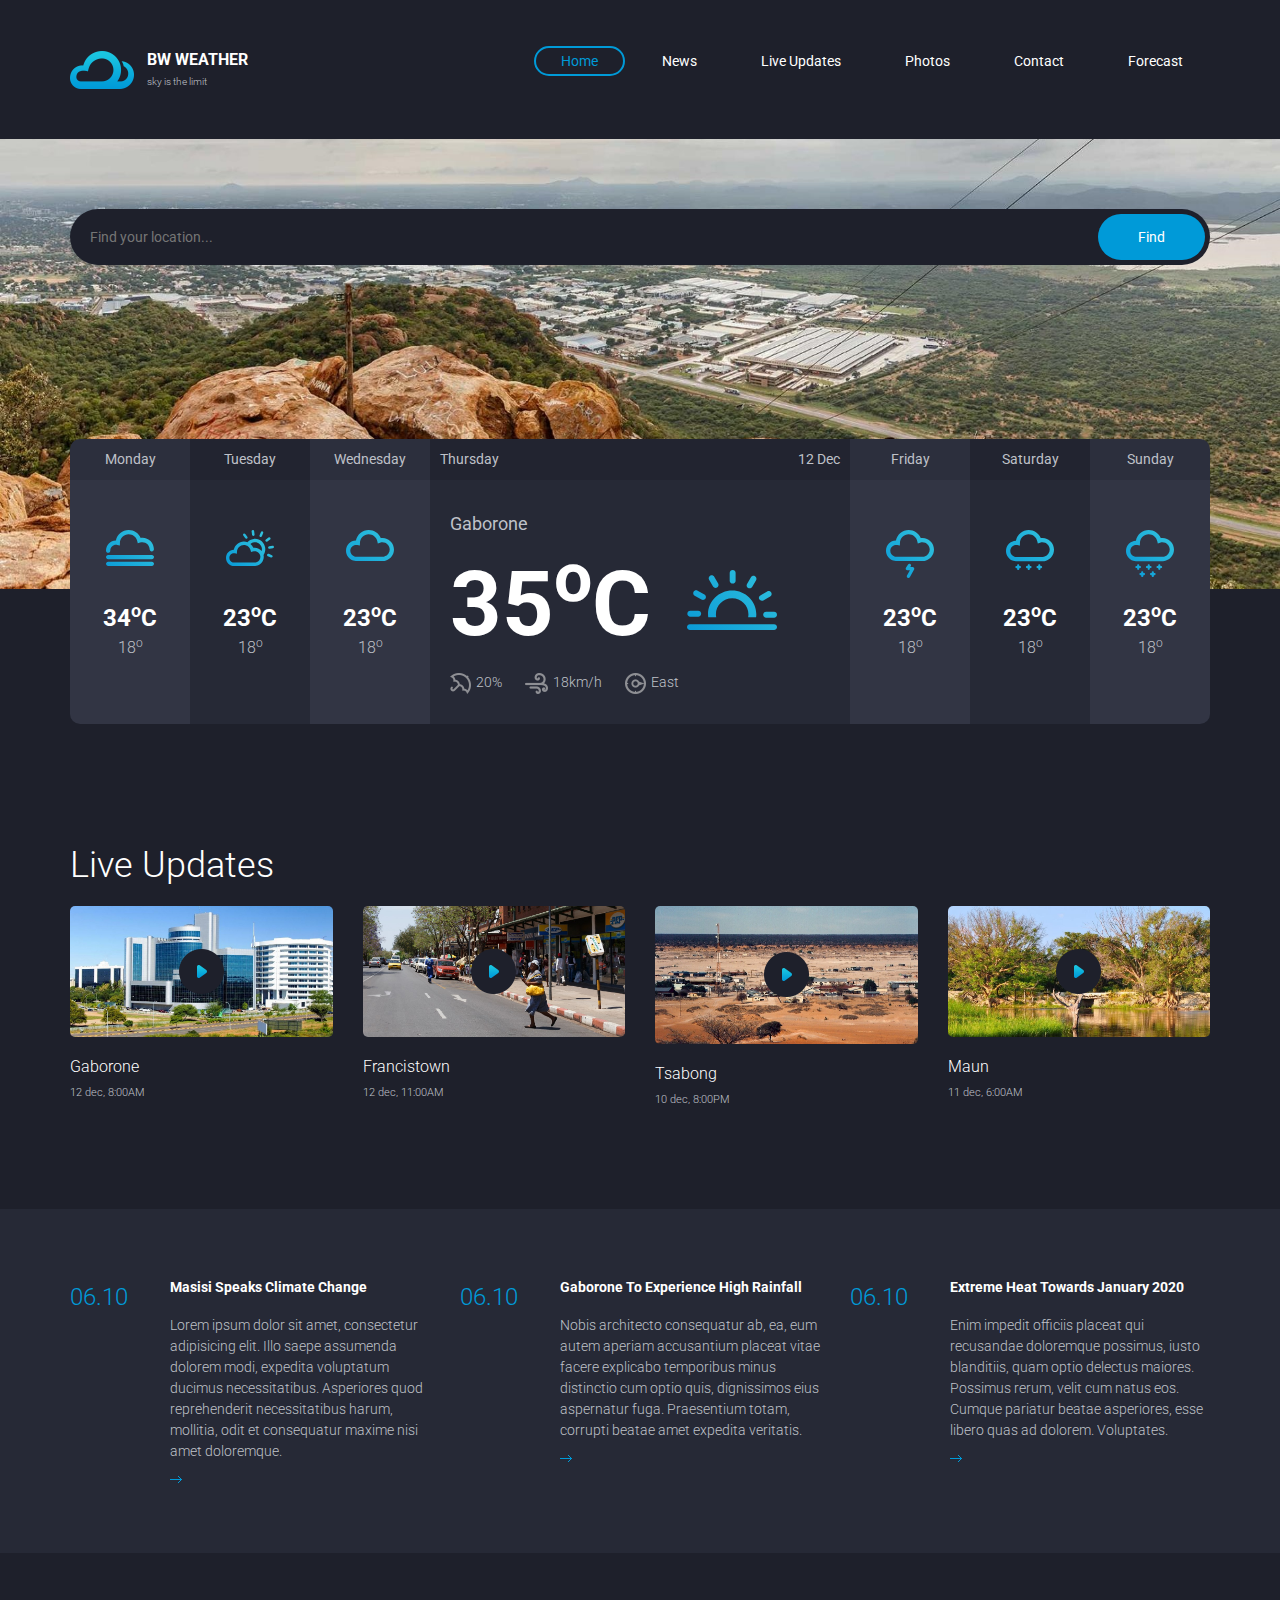
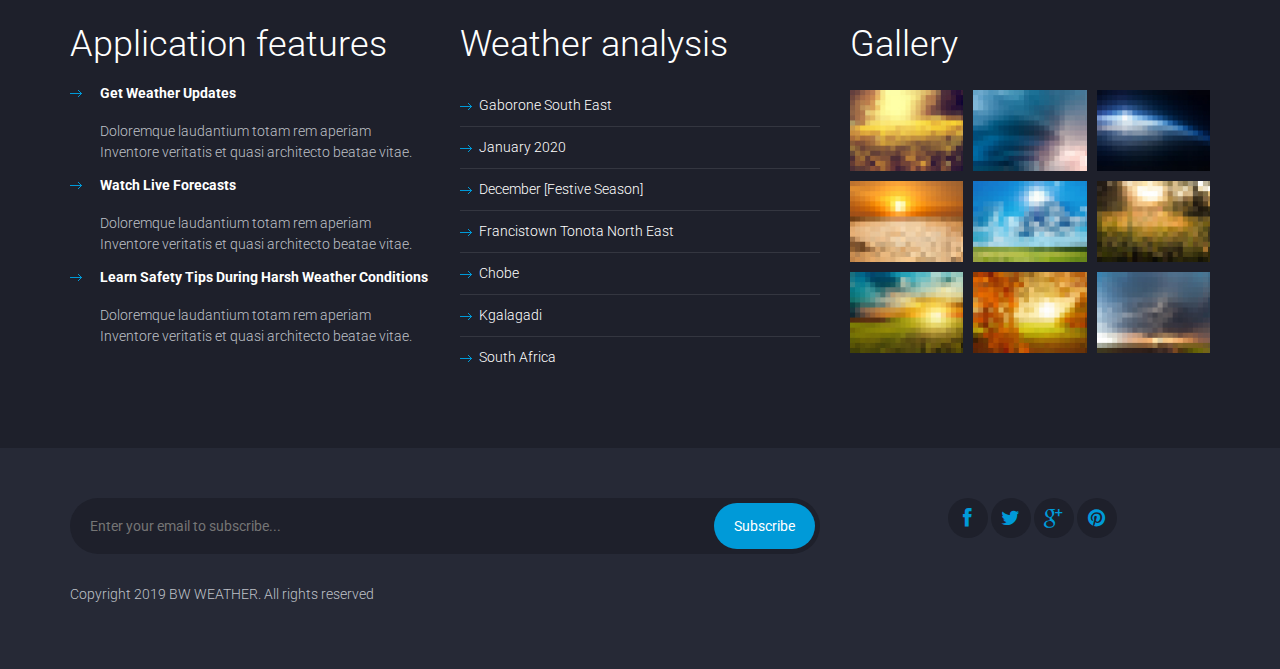
<file: index.html>
<!DOCTYPE html>
<html lang="en">
	<head>
		<meta charset="UTF-8">
		<meta http-equiv="X-UA-Compatible" content="IE=edge">
		<meta name="viewport" content="width=device-width, initial-scale=1.0,maximum-scale=1">
		
		<title>BW WEATHER HOME</title>

		<!-- Loading third party fonts -->
		<link href="http://fonts.googleapis.com/css?family=Roboto:300,400,700|" rel="stylesheet" type="text/css">
		<link href="fonts/font-awesome.min.css" rel="stylesheet" type="text/css">

		<!-- Loading main css file -->
		<link rel="stylesheet" href="style.css">
		
		<!--[if lt IE 9]>
		<script src="js/ie-support/html5.js"></script>
		<script src="js/ie-support/respond.js"></script>
		<![endif]-->

	</head>


	<body>
		
		<div class="site-content">
			<div class="site-header">
				<div class="container">
					<a href="index.html" class="branding">
						<img src="images/logo.png" alt="" class="logo">
						<div class="logo-type">
							<h1 class="site-title">BW WEATHER</h1>
							<small class="site-description">sky is the limit</small>
						</div>
					</a>

					<!-- Default snippet for navigation -->
					<div class="main-navigation">
						<button type="button" class="menu-toggle"><i class="fa fa-bars"></i></button>
						<ul class="menu">
							<li class="menu-item current-menu-item"><a href="index.html">Home</a></li>
							<li class="menu-item"><a href="news.html">News</a></li>
							<li class="menu-item"><a href="live-cameras.html">Live Updates</a></li>
							<li class="menu-item"><a href="photos.html">Photos</a></li>
							<li class="menu-item"><a href="contact.html">Contact</a></li>
							<li class="menu-item"><a href="dailyforecast.html">Forecast</a></li>
						</ul> <!-- .menu -->
					</div> <!-- .main-navigation -->

					<div class="mobile-navigation"></div>

				</div>
			</div> <!-- .site-header -->

			<div class="hero" data-bg-image="images/banner2.jpg">
				<div class="container">
					<form action="#" class="find-location">
						<input type="text" placeholder="Find your location...">
						<input type="submit" value="Find">
					</form>

				</div>
			</div>
			<div class="forecast-table">
				<div class="container">
					<div class="forecast-container">

							<div class="forecast">
									<div class="forecast-header">
										<div class="day">Monday</div>
									</div> <!-- .forecast-header -->
									<div class="forecast-content">
										<div class="forecast-icon">
											<img src="images/icons/icon-7.svg" alt="" width=48>
										</div>
										<div class="degree">34<sup>o</sup>C</div>
										<small>18<sup>o</sup></small>
									</div>
								</div>

						<div class="forecast">
							<div class="forecast-header">
								<div class="day">Tuesday</div>
							</div> <!-- .forecast-header -->
							<div class="forecast-content">
								<div class="forecast-icon">
									<img src="images/icons/icon-3.svg" alt="" width=48>
								</div>
								<div class="degree">23<sup>o</sup>C</div>
								<small>18<sup>o</sup></small>
							</div>
						</div>
						<div class="forecast">
							<div class="forecast-header">
								<div class="day">Wednesday</div>
							</div> <!-- .forecast-header -->
							<div class="forecast-content">
								<div class="forecast-icon">
									<img src="images/icons/icon-5.svg" alt="" width=48>
								</div>
								<div class="degree">23<sup>o</sup>C</div>
								<small>18<sup>o</sup></small>
							</div>
						</div>

						<div class="today forecast">
								<div class="forecast-header">
									<div class="day">Thursday</div>
									<div class="date">12 Dec</div>
								</div> <!-- .forecast-header -->
								<div class="forecast-content">
									<div class="location">Gaborone</div>
									<div class="degree">
										<div class="num">35<sup>o</sup>C</div>
										<div class="forecast-icon">
											<img src="images/icons/icon-1.svg" alt="" width=90>
										</div>	
									</div>
									<span><img src="images/icon-umberella.png" alt="">20%</span>
									<span><img src="images/icon-wind.png" alt="">18km/h</span>
									<span><img src="images/icon-compass.png" alt="">East</span>
								</div>
							</div>

						<div class="forecast">
							<div class="forecast-header">
								<div class="day">Friday</div>
							</div> <!-- .forecast-header -->
							<div class="forecast-content">
								<div class="forecast-icon">
									<img src="images/icons/icon-12.svg" alt="" width=48>
								</div>
								<div class="degree">23<sup>o</sup>C</div>
								<small>18<sup>o</sup></small>
							</div>
						</div>
						<div class="forecast">
							<div class="forecast-header">
								<div class="day">Saturday</div>
							</div> <!-- .forecast-header -->
							<div class="forecast-content">
								<div class="forecast-icon">
									<img src="images/icons/icon-13.svg" alt="" width=48>
								</div>
								<div class="degree">23<sup>o</sup>C</div>
								<small>18<sup>o</sup></small>
							</div>
						</div>
						<div class="forecast">
							<div class="forecast-header">
								<div class="day">Sunday</div>
							</div> <!-- .forecast-header -->
							<div class="forecast-content">
								<div class="forecast-icon">
									<img src="images/icons/icon-14.svg" alt="" width=48>
								</div>
								<div class="degree">23<sup>o</sup>C</div>
								<small>18<sup>o</sup></small>
							</div>
						</div>
					</div>
				</div>
			</div>
			<main class="main-content">
				<div class="fullwidth-block">
					<div class="container">
						<h2 class="section-title">Live Updates</h2>
						<div class="row">
							<div class="col-md-3 col-sm-6">
								<div class="live-camera">
									<figure class="live-camera-cover"><img src="images/live-camera-1.jpg" alt=""></figure>
									<h3 class="location">Gaborone</h3>
									<small class="date">12 dec, 8:00AM</small>
								</div>
							</div>
							<div class="col-md-3 col-sm-6">
								<div class="live-camera">
									<figure class="live-camera-cover"><img src="images/live-camera-2.jpg" alt=""></figure>
									<h3 class="location">Francistown</h3>
									<small class="date">12 dec, 11:00AM</small>
								</div>
							</div>
							<div class="col-md-3 col-sm-6">
								<div class="live-camera">
									<figure class="live-camera-cover"><img src="images/live-camera-3.jpg" alt=""></figure>
									<h3 class="location">Tsabong</h3>
									<small class="date">10 dec, 8:00PM</small>
								</div>
							</div>
							<div class="col-md-3 col-sm-6">
								<div class="live-camera">
									<figure class="live-camera-cover"><img src="images/live-camera-4.jpg" alt=""></figure>
									<h3 class="location">Maun</h3>
									<small class="date">11 dec, 6:00AM</small>
								</div>
							</div>
						</div>
					</div>
				</div>

				<div class="fullwidth-block" data-bg-color="#262936">
					<div class="container">
						<div class="row">
							<div class="col-md-4">
								<div class="news">
									<div class="date">06.10</div>
									<h3><a href="#">Masisi Speaks Climate Change </a></h3>
									<p>Lorem ipsum dolor sit amet, consectetur adipisicing elit. Illo saepe assumenda dolorem modi, expedita voluptatum ducimus necessitatibus. Asperiores quod reprehenderit necessitatibus harum, mollitia, odit et consequatur maxime nisi amet doloremque.</p>
								</div>
							</div>
							<div class="col-md-4">
								<div class="news">
									<div class="date">06.10</div>
									<h3><a href="#">Gaborone To Experience High Rainfall </a></h3>
									<p>Nobis architecto consequatur ab, ea, eum autem aperiam accusantium placeat vitae facere explicabo temporibus minus distinctio cum optio quis, dignissimos eius aspernatur fuga. Praesentium totam, corrupti beatae amet expedita veritatis.</p>
								</div>
							</div>
							<div class="col-md-4">
								<div class="news">
									<div class="date">06.10</div>
									<h3><a href="#">Extreme Heat Towards January 2020 </a></h3>
									<p>Enim impedit officiis placeat qui recusandae doloremque possimus, iusto blanditiis, quam optio delectus maiores. Possimus rerum, velit cum natus eos. Cumque pariatur beatae asperiores, esse libero quas ad dolorem. Voluptates.</p>
								</div>
							</div>
						</div>
					</div>
				</div>

				<div class="fullwidth-block">
					<div class="container">
						<div class="row">
							<div class="col-md-4">
								<h2 class="section-title">Application features</h2>
								<ul class="arrow-feature">
									<li>
										<h3>Get Weather Updates</h3>
										<p>Doloremque laudantium totam rem aperiam Inventore veritatis et quasi architecto beatae vitae.</p>
									</li>
									<li>
										<h3>Watch Live Forecasts</h3>
										<p>Doloremque laudantium totam rem aperiam Inventore veritatis et quasi architecto beatae vitae.</p>
									</li>
									<li>
										<h3>Learn Safety Tips During Harsh Weather Conditions</h3>
										<p>Doloremque laudantium totam rem aperiam Inventore veritatis et quasi architecto beatae vitae.</p>
									</li>
								</ul>
							</div>
							<div class="col-md-4">
								<h2 class="section-title">Weather analysis</h2>
								<ul class="arrow-list">
									<li><a href="#">Gaborone South East</a></li>
									<li><a href="#">January 2020</a></li>
									<li><a href="#">December [Festive Season]</a></li>
									<li><a href="#">Francistown Tonota North East</a></li>
									<li><a href="#">Chobe </a></li>
									<li><a href="#">Kgalagadi</a></li>
									<li><a href="#">South Africa</a></li>
								</ul>
							</div>
							<div class="col-md-4">
								<h2 class="section-title">Gallery</h2>
								<div class="photo-grid">
									<a href="#"><img src="images/thumb-1.jpg" alt="#"></a>
									<a href="#"><img src="images/thumb-2.jpg" alt="#"></a>
									<a href="#"><img src="images/thumb-3.jpg" alt="#"></a>
									<a href="#"><img src="images/thumb-4.jpg" alt="#"></a>
									<a href="#"><img src="images/thumb-5.jpg" alt="#"></a>
									<a href="#"><img src="images/thumb-6.jpg" alt="#"></a>
									<a href="#"><img src="images/thumb-7.jpg" alt="#"></a>
									<a href="#"><img src="images/thumb-8.jpg" alt="#"></a>
									<a href="#"><img src="images/thumb-9.jpg" alt="#"></a>
								</div>
							</div>
						</div>
					</div>
				</div>
			</main> <!-- .main-content -->

			<footer class="site-footer">
				<div class="container">
					<div class="row">
						<div class="col-md-8">
							<form action="#" class="subscribe-form">
								<input type="text" placeholder="Enter your email to subscribe...">
								<input type="submit" value="Subscribe">
							</form>
						</div>
						<div class="col-md-3 col-md-offset-1">
							<div class="social-links">
								<a href="#"><i class="fa fa-facebook"></i></a>
								<a href="#"><i class="fa fa-twitter"></i></a>
								<a href="#"><i class="fa fa-google-plus"></i></a>
								<a href="#"><i class="fa fa-pinterest"></i></a>
							</div>
						</div>
					</div>

					<p class="colophon">Copyright 2019 BW WEATHER. All rights reserved</p>
				</div>
			</footer> <!-- .site-footer -->
		</div>
		
		<script src="js/jquery-1.11.1.min.js"></script>
		<script src="js/plugins.js"></script>
		<script src="js/app.js"></script>
		
	</body>

</html>
</file>
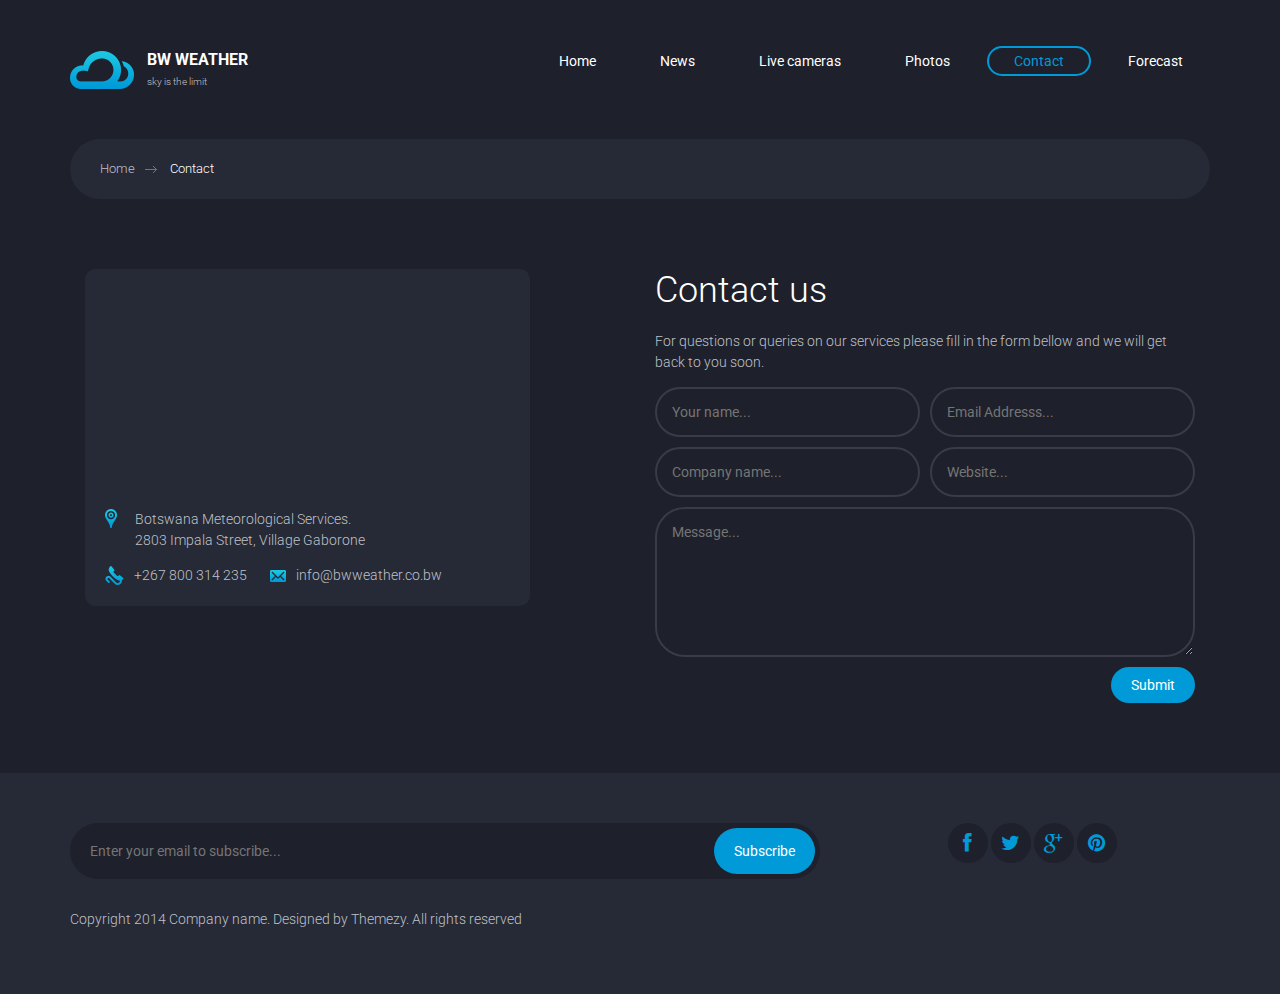
<file: contact.html>
<!DOCTYPE html>
<html lang="en">
	<head>
		<meta charset="UTF-8">
		<meta http-equiv="X-UA-Compatible" content="IE=edge">
		<meta name="viewport" content="width=device-width, initial-scale=1.0,maximum-scale=1">
		
		<title>BW WEATHER CONTACTS</title>

		<!-- Loading third party fonts -->
		<link href="http://fonts.googleapis.com/css?family=Roboto:300,400,700|" rel="stylesheet" type="text/css">
		<link href="fonts/font-awesome.min.css" rel="stylesheet" type="text/css">

		<!-- Loading main css file -->
		<link rel="stylesheet" href="style.css">
		
		<!--[if lt IE 9]>
		<script src="js/ie-support/html5.js"></script>
		<script src="js/ie-support/respond.js"></script>
		<![endif]-->

	</head>


	<body>
		
		<div class="site-content">
			<div class="site-header">
				<div class="container">
					<a href="index.html" class="branding">
						<img src="images/logo.png" alt="" class="logo">
						<div class="logo-type">
							<h1 class="site-title">BW WEATHER</h1>
							<small class="site-description">sky is the limit</small>
						</div>
					</a>

					<!-- Default snippet for navigation -->
					<div class="main-navigation">
						<button type="button" class="menu-toggle"><i class="fa fa-bars"></i></button>
						<ul class="menu">
							<li class="menu-item"><a href="index.html">Home</a></li>
							<li class="menu-item"><a href="news.html">News</a></li>
							<li class="menu-item"><a href="live-cameras.html">Live cameras</a></li>
							<li class="menu-item"><a href="photos.html">Photos</a></li>
							<li class="menu-item current-menu-item"><a href="contact.html">Contact</a></li>
							<li class="menu-item"><a href="dailyforecast.html">Forecast</a></li>
						</ul> <!-- .menu -->
					</div> <!-- .main-navigation -->

					<div class="mobile-navigation"></div>

				</div>
			</div> <!-- .site-header -->

			<main class="main-content">
				<div class="container">
					<div class="breadcrumb">
						<a href="index.html">Home</a>
						<span>Contact</span>
					</div>
				</div>

				<div class="fullwidth-block">
					<div class="container">
						<div class="col-md-5">
							<div class="contact-details">
								<div class="map" data-latitude="-6.897789" data-longitude="107.621735"></div>
								<div class="contact-info">
									<address>
										<img src="images/icon-marker.png" alt="">
										<p>Botswana Meteorological Services. <br>
										2803 Impala Street, Village Gaborone</p>
									</address>
									
									<a href="#"><img src="images/icon-phone.png" alt="">+267 800 314 235</a>
									<a href="#"><img src="images/icon-envelope.png" alt="">info@bwweather.co.bw</a>
								</div>
							</div>
						</div>
						<div class="col-md-6 col-md-offset-1">
							<h2 class="section-title">Contact us</h2>
							<p>For questions or queries on our services please fill in the form bellow and we will get back to you soon.</p>
							<form action="#" class="contact-form">
								<div class="row">
									<div class="col-md-6"><input type="text" placeholder="Your name..."></div>
									<div class="col-md-6"><input type="text" placeholder="Email Addresss..."></div>
								</div>
								<div class="row">
									<div class="col-md-6"><input type="text" placeholder="Company name..."></div>
									<div class="col-md-6"><input type="text" placeholder="Website..."></div>
								</div>
								<textarea name="" placeholder="Message..."></textarea>
								<div class="text-right">
									<input type="submit" placeholder="Send message">
								</div>
							</form>

						</div>
					</div>
				</div>
				
			</main> <!-- .main-content -->

			<footer class="site-footer">
				<div class="container">
					<div class="row">
						<div class="col-md-8">
							<form action="#" class="subscribe-form">
								<input type="text" placeholder="Enter your email to subscribe...">
								<input type="submit" value="Subscribe">
							</form>
						</div>
						<div class="col-md-3 col-md-offset-1">
							<div class="social-links">
								<a href="#"><i class="fa fa-facebook"></i></a>
								<a href="#"><i class="fa fa-twitter"></i></a>
								<a href="#"><i class="fa fa-google-plus"></i></a>
								<a href="#"><i class="fa fa-pinterest"></i></a>
							</div>
						</div>
					</div>

					<p class="colophon">Copyright 2014 Company name. Designed by Themezy. All rights reserved</p>
				</div>
			</footer> <!-- .site-footer -->
		</div>
		
		<script src="js/jquery-1.11.1.min.js"></script>
		<script type="text/javascript" src="http://maps.google.com/maps/api/js?sensor=false&amp;language=en"></script>
		<script src="js/plugins.js"></script>
		<script src="js/app.js"></script>
		
	</body>

</html>
</file>
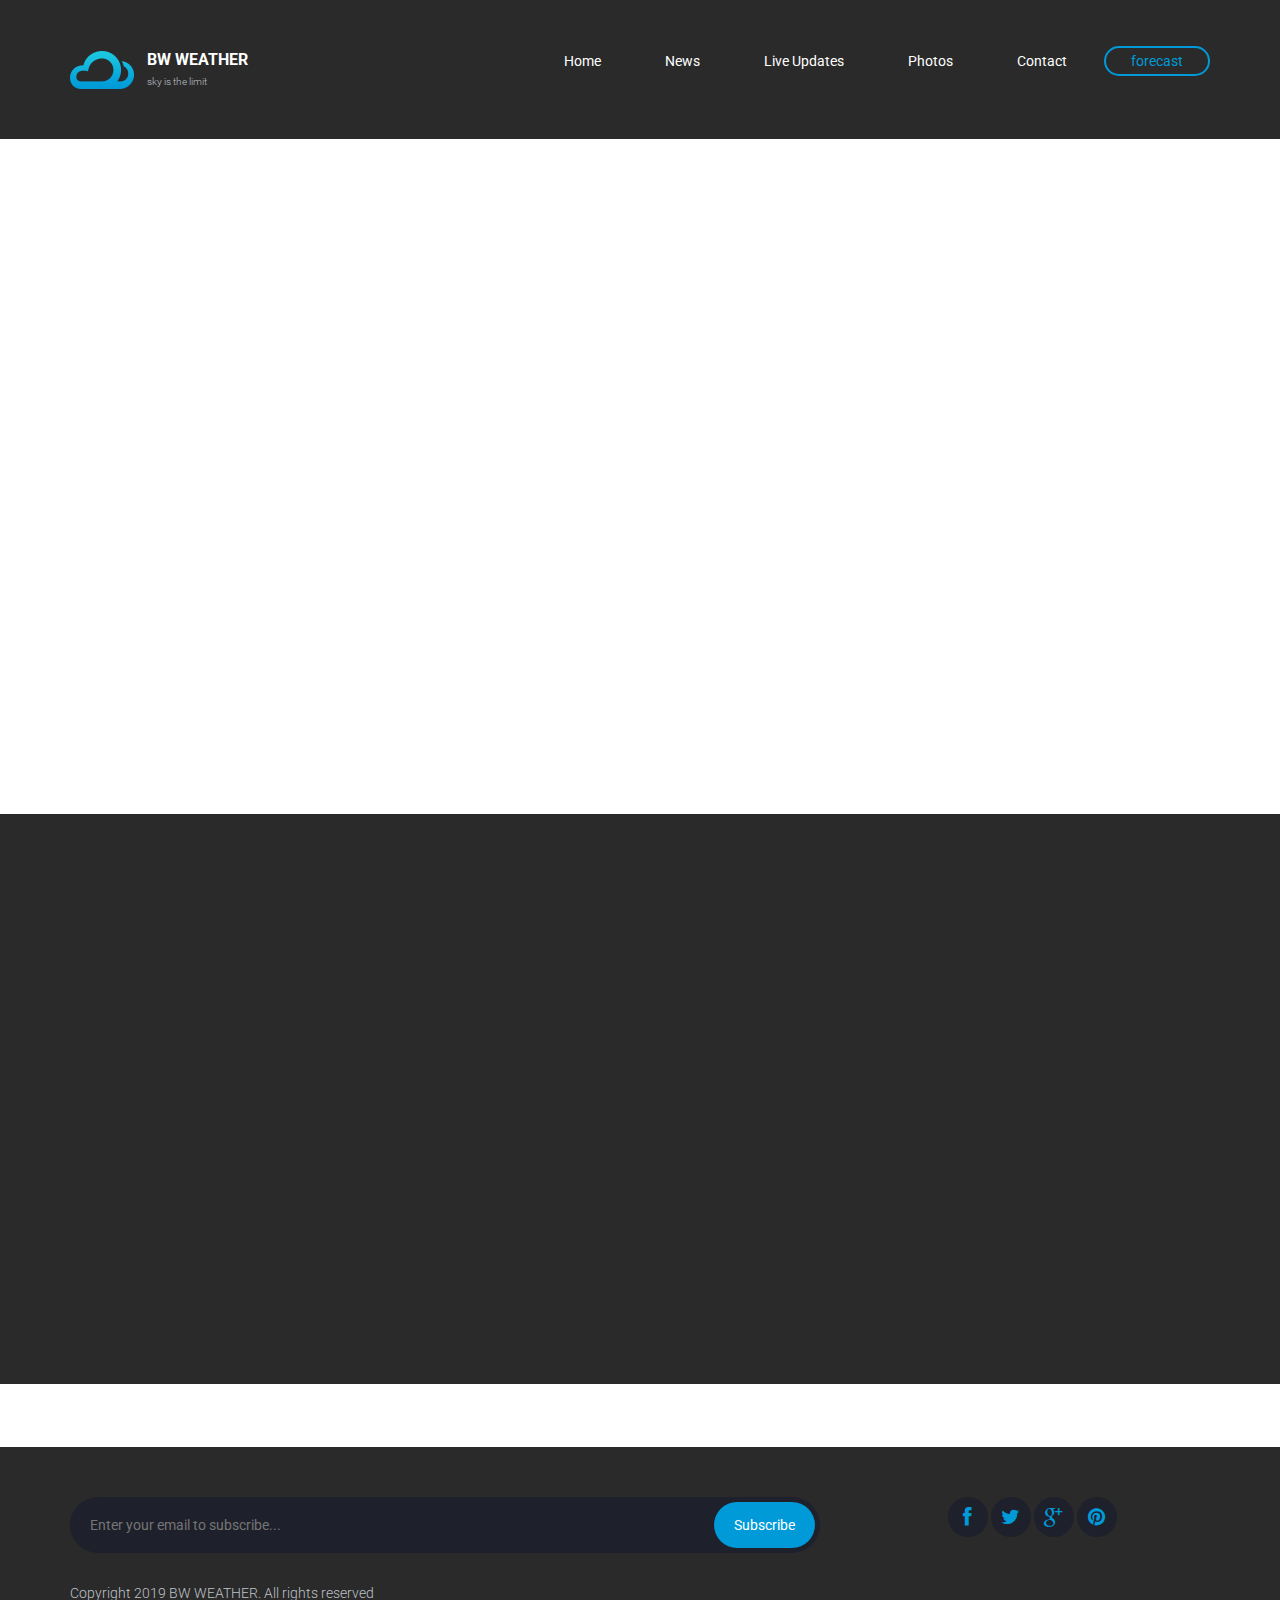
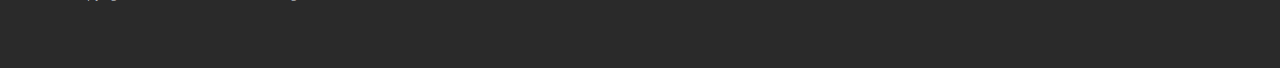
<file: dailyforecast.html>
<!DOCTYPE html>
<html lang="en">

<head>
    <meta charset="UTF-8">
    <meta http-equiv="X-UA-Compatible" content="IE=edge">
    <meta name="viewport" content="width=device-width, initial-scale=1.0,maximum-scale=1">

    <title>bots weather</title>

    <!-- Loading third party fonts -->
    <link href="http://fonts.googleapis.com/css?family=Roboto:300,400,700|" rel="stylesheet" type="text/css">
    <link href="fonts/font-awesome.min.css" rel="stylesheet" type="text/css">

    <!-- Loading main css file -->
    <link rel="stylesheet" href="style.css">


    <script>
        window.onload = function () {

            var chartb = new CanvasJS.Chart("chartContainerb", {
                animationEnabled: true,
                theme: "dark1", // "light1", "light2", "dark1", "dark2"
                title: {
                    text: "Rain Measurements - 11 Dec 2019"
                },
                axisY: {
                    title: "Rainfall (in mm)",
                    suffix: "mm",
                    includeZero: false
                },
                axisX: {
                    title: "Location"
                },
                data: [{
                    type: "column",
                    yValueFormatString: "#,##0.0#\"%\"",
                    dataPoints: [
                        { label: "Gaborone", y: 17.1 },
                        { label: "Tsabong", y: 16.70 },
                        { label: "Maun", y: 50.00 },
                        { label: "Serowe", y: 12.50 },
                        { label: "Francistown", y: 22.30 },
                        { label: "Ghanzi", y: 10.80 },
                        { label: "Palapye", y: 10.60 },
                        { label: "Molepolole", y: 15.60 }

                    ]
                }]
            });

            var chart = new CanvasJS.Chart("chartContainer", {
                theme: "light2", // "light1", "light2", "dark1", "dark2"
                exportEnabled: true,
                animationEnabled: true,
                title: {
                    text: "Rain Forecast Dec 2019"
                },
                data: [{
                    type: "pie",
                    startAngle: 25,
                    toolTipContent: "<b>{label}</b>: {y}%",
                    showInLegend: "true",
                    legendText: "{label}",
                    indexLabelFontSize: 16,
                    indexLabel: "{label} - {y}%",
                    dataPoints: [
                        { y: 51.08, label: "Monday" },
                        { y: 27.34, label: "Tuesday" },
                        { y: 10.62, label: "Wednesday" },
                        { y: 5.02, label: "Thursday" },
                        { y: 4.07, label: "Friday" },
                        { y: 1.22, label: "Saturday" },
                        { y: 0.44, label: "Sunday" }
                    ]
                }]
            });
            chartb.render();
            chart.render();

        }
    </script>


    <!--[if lt IE 9]>
<script src="js/ie-support/html5.js"></script>
<script src="js/ie-support/respond.js"></script>
<![endif]-->

</head>


<body style="background: white;">

    <div class="site-content">
        <div class="site-header" style="background:#2A2A2A">
            <div class="container">
                <a href="index.html" class="branding">
                    <img src="images/logo.png" alt="" class="logo">
                    <div class="logo-type">
                        <h1 class="site-title">BW WEATHER</h1>
                        <small class="site-description">sky is the limit</small>
                    </div>
                </a>

                <!-- Default snippet for navigation -->
                <div class="main-navigation">
                    <button type="button" class="menu-toggle"><i class="fa fa-bars"></i></button>
                    <ul class="menu">
                        <li class="menu-item"><a href="index.html">Home</a></li>
                        <li class="menu-item"><a href="news.html">News</a></li>
                        <li class="menu-item"><a href="live-cameras.html">Live Updates</a></li>
                        <li class="menu-item"><a href="photos.html">Photos</a></li>
                        <li class="menu-item"><a href="contact.html">Contact</a></li>
                        <li class="menu-item current-menu-item"><a href="dailyforecast.html">forecast</a></li>
                    </ul> <!-- .menu -->
                </div> <!-- .main-navigation -->

                <div class="mobile-navigation"></div>

            </div>
        </div> <!-- .site-header -->

        <script src="https://canvasjs.com/assets/script/jquery-1.11.1.min.js"></script>
        <script src="https://canvasjs.com/assets/script/jquery.canvasjs.min.js"></script>
        <script src="https://canvasjs.com/assets/script/canvasjs.min.js"></script>
        <br><br>

        <div class="container">
            <div id="chartContainer" style="height: 570px; width: 100%;"></div>
        </div>
         <br>
        <br>
        <br>

<section style="background: #2A2A2A;">
        <div class="container">
            <div id="chartContainerb" style="height: 570px; width: 100%; padding:20px"></div>
        </div></section>
        <br>
        <br>
        <br>




        <footer class="site-footer" style="background: #2A2A2A;">
            <div class="container">
                <div class="row">
                    <div class="col-md-8">
                        <form action="#" class="subscribe-form">
                            <input type="text" placeholder="Enter your email to subscribe...">
                            <input type="submit" value="Subscribe">
                        </form>
                    </div>
                    <div class="col-md-3 col-md-offset-1">
                        <div class="social-links">
                            <a href="#"><i class="fa fa-facebook"></i></a>
                            <a href="#"><i class="fa fa-twitter"></i></a>
                            <a href="#"><i class="fa fa-google-plus"></i></a>
                            <a href="#"><i class="fa fa-pinterest"></i></a>
                        </div>
                    </div>
                </div>

                <p class="colophon">Copyright 2019 BW WEATHER. All rights reserved</p>
            </div>
        </footer> <!-- .site-footer -->
    </div>

    <script src="js/jquery-1.11.1.min.js"></script>
    <script src="js/plugins.js"></script>
    <script src="js/app.js"></script>

</body>

</html>
</file>
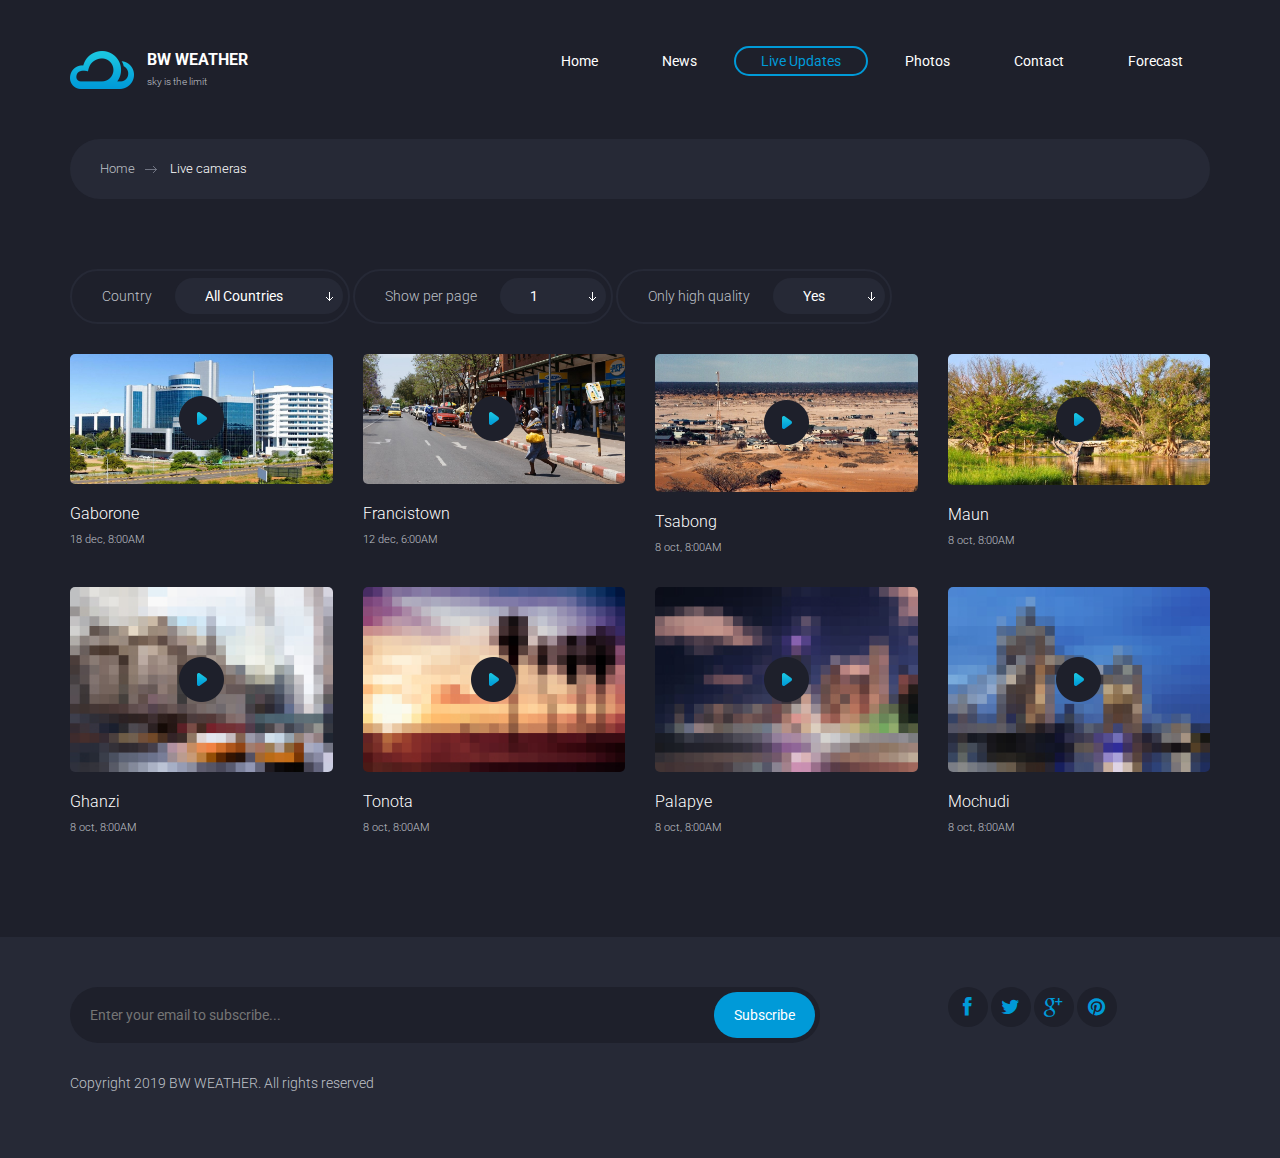
<file: live-cameras.html>
<!DOCTYPE html>
<html lang="en">
	<head>
		<meta charset="UTF-8">
		<meta http-equiv="X-UA-Compatible" content="IE=edge">
		<meta name="viewport" content="width=device-width, initial-scale=1.0,maximum-scale=1">
		
		<title>Forecast Live BW Weather</title>

		<!-- Loading third party fonts -->
		<link href="http://fonts.googleapis.com/css?family=Roboto:300,400,700|" rel="stylesheet" type="text/css">
		<link href="fonts/font-awesome.min.css" rel="stylesheet" type="text/css">

		<!-- Loading main css file -->
		<link rel="stylesheet" href="style.css">
		
		<!--[if lt IE 9]>
		<script src="js/ie-support/html5.js"></script>
		<script src="js/ie-support/respond.js"></script>
		<![endif]-->

	</head>


	<body>
		
		<div class="site-content">
			<div class="site-header">
				<div class="container">
					<a href="index.html" class="branding">
						<img src="images/logo.png" alt="" class="logo">
						<div class="logo-type">
							<h1 class="site-title">BW WEATHER</h1>
							<small class="site-description">sky is the limit</small>
						</div>
					</a>

					<!-- Default snippet for navigation -->
					<div class="main-navigation">
						<button type="button" class="menu-toggle"><i class="fa fa-bars"></i></button>
						<ul class="menu">
							<li class="menu-item"><a href="index.html">Home</a></li>
							<li class="menu-item"><a href="news.html">News</a></li>
							<li class="menu-item current-menu-item"><a href="live-cameras.html">Live Updates</a></li>
							<li class="menu-item"><a href="photos.html">Photos</a></li>
							<li class="menu-item"><a href="contact.html">Contact</a></li>
							<li class="menu-item"><a href="dailyforecast.html">Forecast</a></li>
						</ul> <!-- .menu -->
					</div> <!-- .main-navigation -->

					<div class="mobile-navigation"></div>

				</div>
			</div> <!-- .site-header -->

			<main class="main-content">
				<div class="container">
					<div class="breadcrumb">
						<a href="index.html">Home</a>
						<span>Live cameras</span>
					</div>
				</div>

				<div class="fullwidth-block">
					<div class="container">
						<div class="filter">
							<div class="country filter-control">
								<label for="">Country</label>
								<span class="select control">
									<select name="" id="">
										<option value="">All Countries</option>
									</select>
								</span>
							</div>
							<div class="count filter-control">
								<label for="">Show per page</label>
								<span class="select control">
									<select name="" id="">
										<option value="">1</option>
										<option value="">2</option>
										<option value="">3</option>
										<option value="">4</option>
										<option value="">5</option>
										<option value="">6</option>
										<option value="">7</option>
										<option value="">8</option>
										<option value="">9</option>
										<option value="">10</option>
									</select>
								</span>
							</div>
							<div class="quality filter-control">
								<label for="">Only high quality</label>
								<span class="select control">
									<select name="" id="">
										<option value="">Yes</option>
										<option value="">No</option>
									</select>
								</span>
							</div>
						</div>
						<div class="row">
							<div class="col-md-3 col-sm-6">
								<div class="live-camera">
									<figure class="live-camera-cover"><img src="images/live-camera-1.jpg" alt=""></figure>
									<h3 class="location">Gaborone</h3>
									<small class="date">18 dec, 8:00AM</small>
								</div>
							</div>
							<div class="col-md-3 col-sm-6">
								<div class="live-camera">
									<figure class="live-camera-cover"><img src="images/live-camera-2.jpg" alt=""></figure>
									<h3 class="location">Francistown</h3>
									<small class="date">12 dec, 6:00AM</small>
								</div>
							</div>
							<div class="col-md-3 col-sm-6">
								<div class="live-camera">
									<figure class="live-camera-cover"><img src="images/live-camera-3.jpg" alt=""></figure>
									<h3 class="location">Tsabong</h3>
									<small class="date">8 oct, 8:00AM</small>
								</div>
							</div>
							<div class="col-md-3 col-sm-6">
								<div class="live-camera">
									<figure class="live-camera-cover"><img src="images/live-camera-4.jpg" alt=""></figure>
									<h3 class="location">Maun</h3>
									<small class="date">8 oct, 8:00AM</small>
								</div>
							</div>
						</div>
						<div class="row">
							<div class="col-md-3 col-sm-6">
								<div class="live-camera">
									<figure class="live-camera-cover"><img src="images/live-camera-5.jpg" alt=""></figure>
									<h3 class="location">Ghanzi</h3>
									<small class="date">8 oct, 8:00AM</small>
								</div>
							</div>
							<div class="col-md-3 col-sm-6">
								<div class="live-camera">
									<figure class="live-camera-cover"><img src="images/live-camera-6.jpg" alt=""></figure>
									<h3 class="location">Tonota</h3>
									<small class="date">8 oct, 8:00AM</small>
								</div>
							</div>
							<div class="col-md-3 col-sm-6">
								<div class="live-camera">
									<figure class="live-camera-cover"><img src="images/live-camera-7.jpg" alt=""></figure>
									<h3 class="location">Palapye</h3>
									<small class="date">8 oct, 8:00AM</small>
								</div>
							</div>
							<div class="col-md-3 col-sm-6">
								<div class="live-camera">
									<figure class="live-camera-cover"><img src="images/live-camera-8.jpg" alt=""></figure>
									<h3 class="location">Mochudi</h3>
									<small class="date">8 oct, 8:00AM</small>
								</div>
							</div>
						</div>
					</div>
				</div>
				
			</main> <!-- .main-content -->

			<footer class="site-footer">
				<div class="container">
					<div class="row">
						<div class="col-md-8">
							<form action="#" class="subscribe-form">
								<input type="text" placeholder="Enter your email to subscribe...">
								<input type="submit" value="Subscribe">
							</form>
						</div>
						<div class="col-md-3 col-md-offset-1">
							<div class="social-links">
								<a href="#"><i class="fa fa-facebook"></i></a>
								<a href="#"><i class="fa fa-twitter"></i></a>
								<a href="#"><i class="fa fa-google-plus"></i></a>
								<a href="#"><i class="fa fa-pinterest"></i></a>
							</div>
						</div>
					</div>

					<p class="colophon">Copyright 2019 BW WEATHER. All rights reserved</p>
				</div>
			</footer> <!-- .site-footer -->
		</div>
		
		<script src="js/jquery-1.11.1.min.js"></script>
		<script src="js/plugins.js"></script>
		<script src="js/app.js"></script>
		
	</body>

</html>
</file>
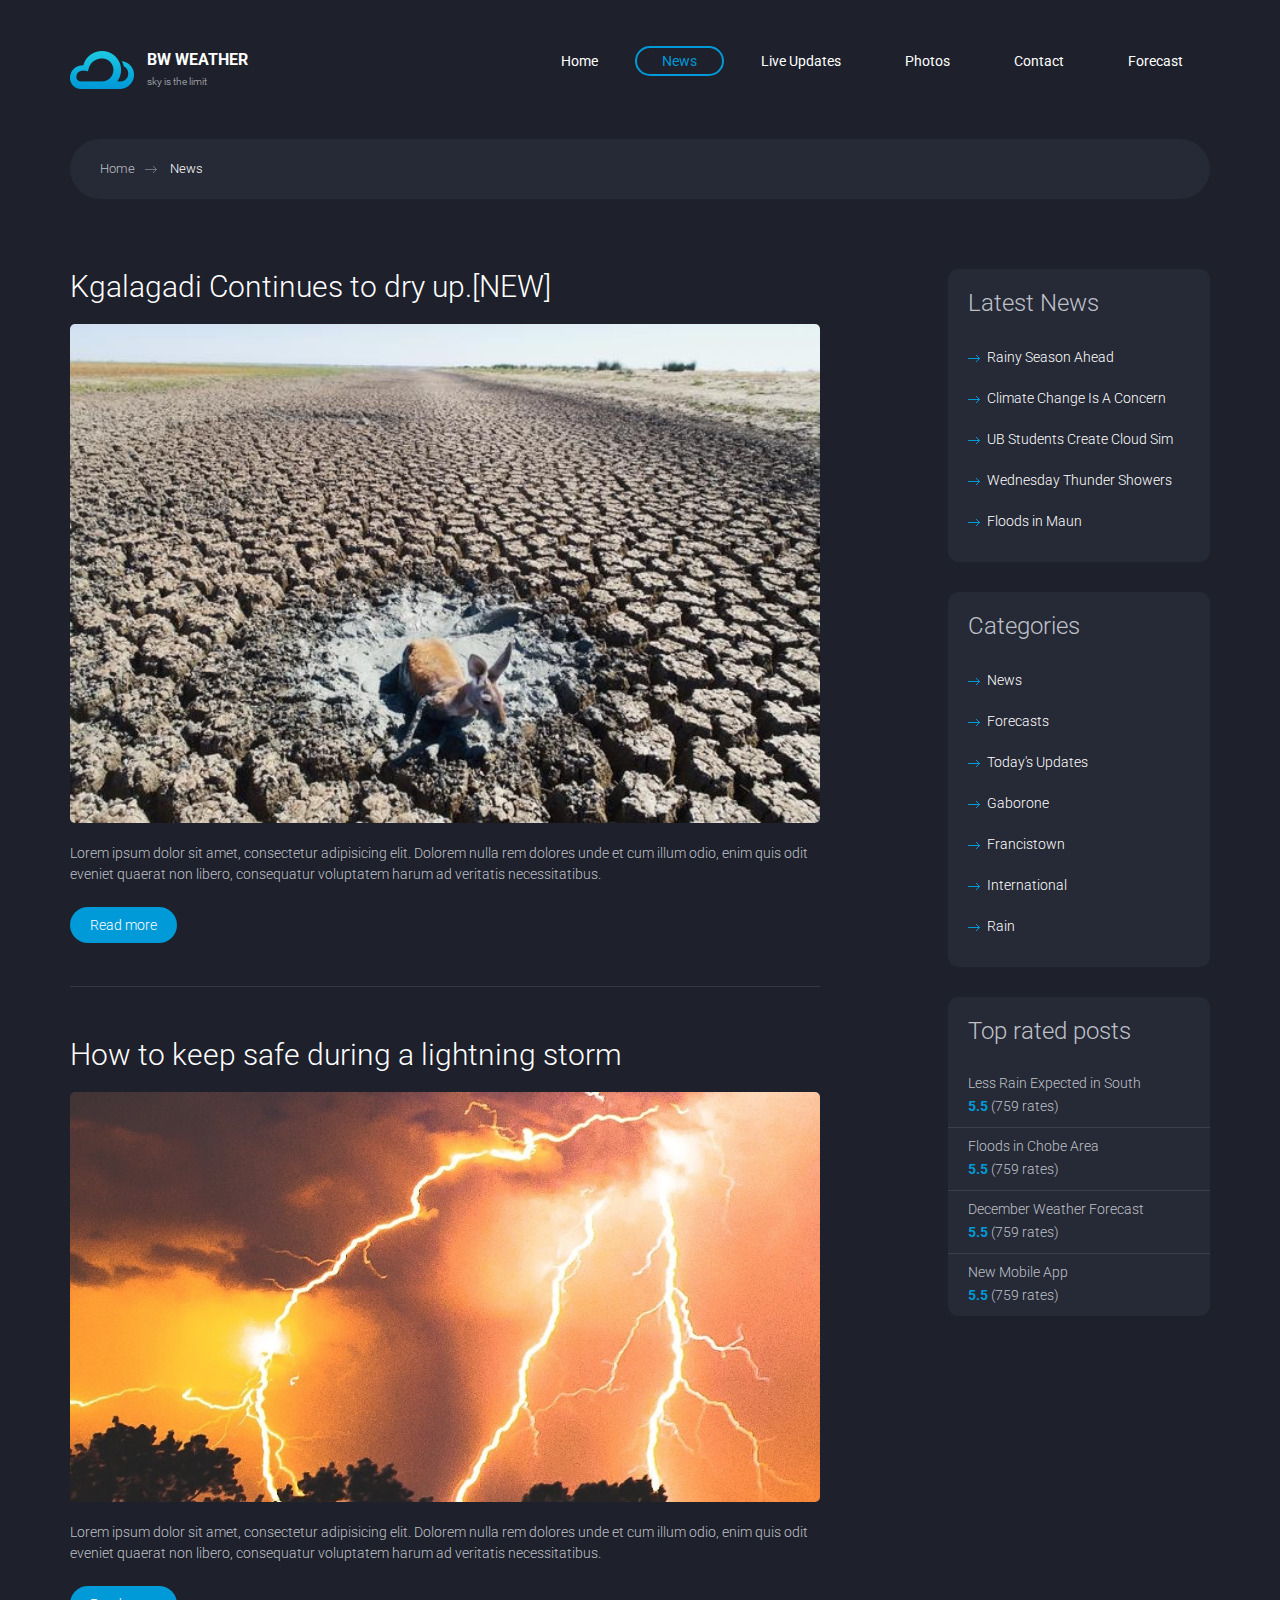
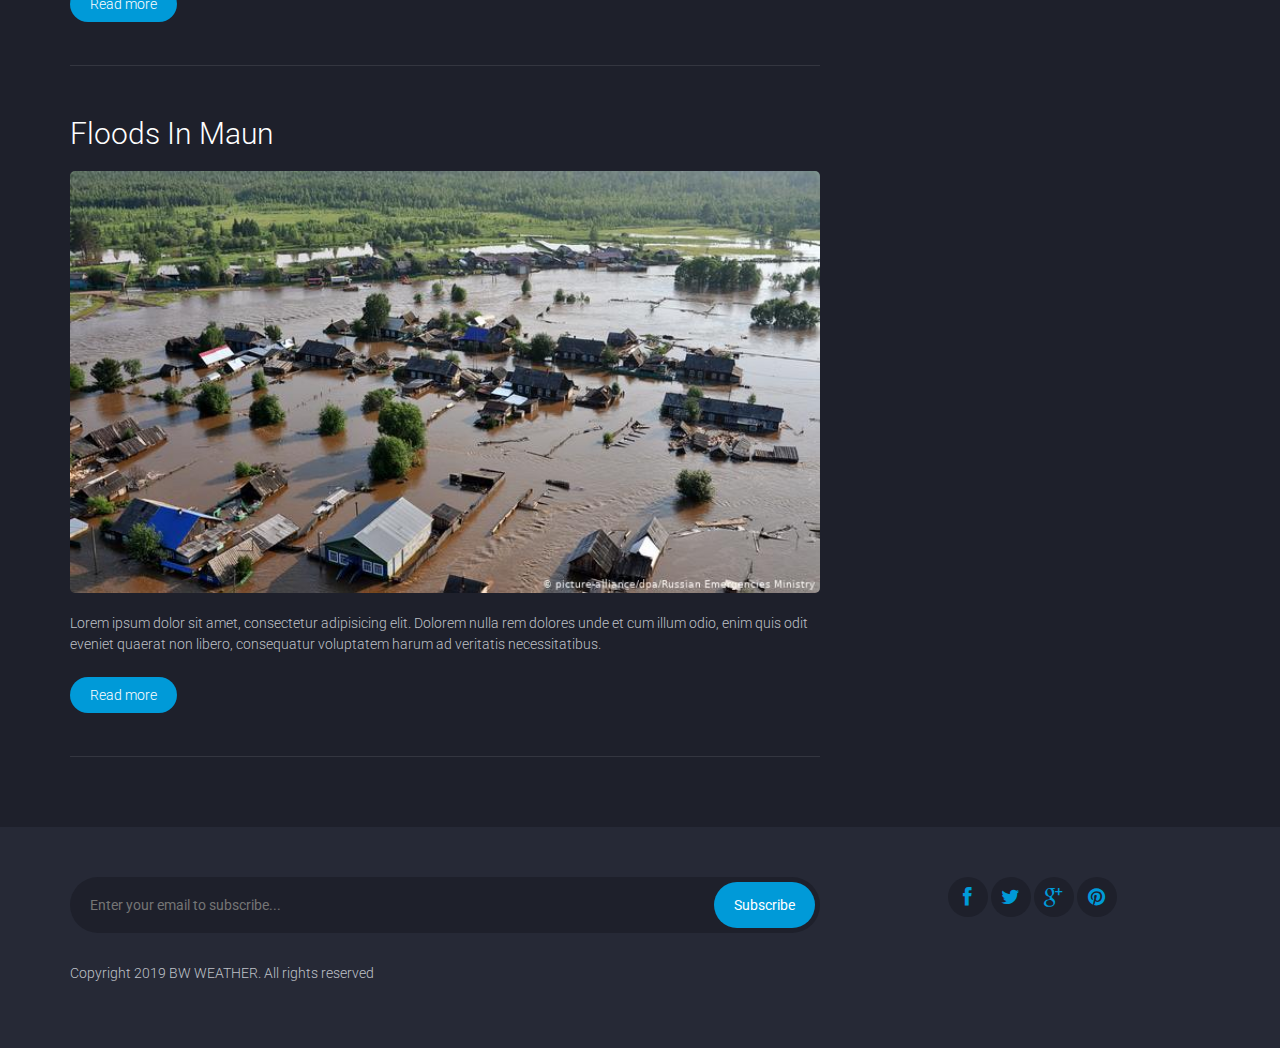
<file: news.html>
<!DOCTYPE html>
<html lang="en">
	<head>
		<meta charset="UTF-8">
		<meta http-equiv="X-UA-Compatible" content="IE=edge">
		<meta name="viewport" content="width=device-width, initial-scale=1.0,maximum-scale=1">
		
		<title>BW Weather News</title>

		<!-- Loading third party fonts -->
		<link href="http://fonts.googleapis.com/css?family=Roboto:300,400,700|" rel="stylesheet" type="text/css">
		<link href="fonts/font-awesome.min.css" rel="stylesheet" type="text/css">

		<!-- Loading main css file -->
		<link rel="stylesheet" href="style.css">
		
		<!--[if lt IE 9]>
		<script src="js/ie-support/html5.js"></script>
		<script src="js/ie-support/respond.js"></script>
		<![endif]-->

	</head>


	<body>
		
		<div class="site-content">
			<div class="site-header">
				<div class="container">
					<a href="index.html" class="branding">
						<img src="images/logo.png" alt="" class="logo">
						<div class="logo-type">
							<h1 class="site-title">BW WEATHER</h1>
							<small class="site-description">sky is the limit</small>
						</div>
					</a>

					<!-- Default snippet for navigation -->
					<div class="main-navigation">
						<button type="button" class="menu-toggle"><i class="fa fa-bars"></i></button>
						<ul class="menu">
							<li class="menu-item"><a href="index.html">Home</a></li>
							<li class="menu-item current-menu-item"><a href="news.html">News</a></li>
							<li class="menu-item"><a href="live-cameras.html">Live Updates</a></li>
							<li class="menu-item"><a href="photos.html">Photos</a></li>
							<li class="menu-item"><a href="contact.html">Contact</a></li>
							<li class="menu-item"><a href="dailyforecast.html">Forecast</a></li>
						</ul> <!-- .menu -->
					</div> <!-- .main-navigation -->

					<div class="mobile-navigation"></div>

				</div>
			</div> <!-- .site-header -->

			<main class="main-content">
				<div class="container">
					<div class="breadcrumb">
						<a href="index.html">Home</a>
						<span>News</span>
					</div>
				</div>
				

				<div class="fullwidth-block">
					<div class="container">
						<div class="row">
							<div class="content col-md-8">
								<div class="post">
									<h2 class="entry-title">Kgalagadi Continues to dry up.[NEW]</h2>
									<div class="featured-image"><img src="images/featured-image-1.jpg" alt=""></div>
									<p>Lorem ipsum dolor sit amet, consectetur adipisicing elit. Dolorem nulla rem dolores unde et cum illum odio, enim quis odit eveniet quaerat non libero, consequatur voluptatem harum ad veritatis necessitatibus.</p>
									<a href="single.html" class="button">Read more</a>
								</div>

								<div class="post">
									<h2 class="entry-title">How to keep safe during a lightning storm</h2>
									<div class="featured-image"><img src="images/featured-image-2.jpg" alt=""></div>
									<p>Lorem ipsum dolor sit amet, consectetur adipisicing elit. Dolorem nulla rem dolores unde et cum illum odio, enim quis odit eveniet quaerat non libero, consequatur voluptatem harum ad veritatis necessitatibus.</p>
									<a href="single.html" class="button">Read more</a>
								</div>

								<div class="post">
									<h2 class="entry-title">Floods In Maun</h2>
									<div class="featured-image"><img src="images/featured-image-3.jpg" alt=""></div>
									<p>Lorem ipsum dolor sit amet, consectetur adipisicing elit. Dolorem nulla rem dolores unde et cum illum odio, enim quis odit eveniet quaerat non libero, consequatur voluptatem harum ad veritatis necessitatibus.</p>
									<a href="single.html" class="button">Read more</a>
								</div>
							</div>
							<div class="sidebar col-md-3 col-md-offset-1">
								<div class="widget">
									<h3 class="widget-title">Latest News</h3>
									<ul class="arrow-list">
										<li><a href="#">Rainy Season Ahead</a></li>
										<li><a href="#">Climate Change Is A Concern</a></li>
										<li><a href="#">UB Students Create Cloud Sim</a></li>
										<li><a href="#">Wednesday Thunder Showers</a></li>
										<li><a href="#">Floods in Maun</a></li>
									</ul>
								</div>

								<div class="widget">
									<h3 class="widget-title">Categories</h3>
									<ul class="arrow-list">
										<li><a href="#">News</a></li>
										<li><a href="#">Forecasts</a></li>
										<li><a href="#">Today's Updates</a></li>
										<li><a href="#">Gaborone</a></li>
										<li><a href="#">Francistown</a></li>
										<li><a href="#">International</a></li>
										<li><a href="#">Rain</a></li>
									
									</ul>
								</div>

								<div class="widget top-rated">
									<h3 class="widget-title">Top rated posts</h3>
									<ul>
										<li><h3 class="entry-title"><a href="#">Less Rain Expected in South</a></h3><div class="rating"><strong>5.5</strong> (759 rates)</div></li>
										<li><h3 class="entry-title"><a href="#">Floods in Chobe Area</a></h3><div class="rating"><strong>5.5</strong> (759 rates)</div></li>
										<li><h3 class="entry-title"><a href="#">December Weather Forecast</a></h3><div class="rating"><strong>5.5</strong> (759 rates)</div></li>
										<li><h3 class="entry-title"><a href="#">New Mobile App</a></h3><div class="rating"><strong>5.5</strong> (759 rates)</div></li>
									</ul>
								</div>
							</div>
						</div>
					</div>
				</div>
			</main> <!-- .main-content -->

			<footer class="site-footer">
				<div class="container">
					<div class="row">
						<div class="col-md-8">
							<form action="#" class="subscribe-form">
								<input type="text" placeholder="Enter your email to subscribe...">
								<input type="submit" value="Subscribe">
							</form>
						</div>
						<div class="col-md-3 col-md-offset-1">
							<div class="social-links">
								<a href="#"><i class="fa fa-facebook"></i></a>
								<a href="#"><i class="fa fa-twitter"></i></a>
								<a href="#"><i class="fa fa-google-plus"></i></a>
								<a href="#"><i class="fa fa-pinterest"></i></a>
							</div>
						</div>
					</div>

					<p class="colophon">Copyright 2019 BW WEATHER. All rights reserved</p>
				</div>
			</footer> <!-- .site-footer -->
		</div>
		
		<script src="js/jquery-1.11.1.min.js"></script>
		<script src="js/plugins.js"></script>
		<script src="js/app.js"></script>
		
	</body>

</html>
</file>
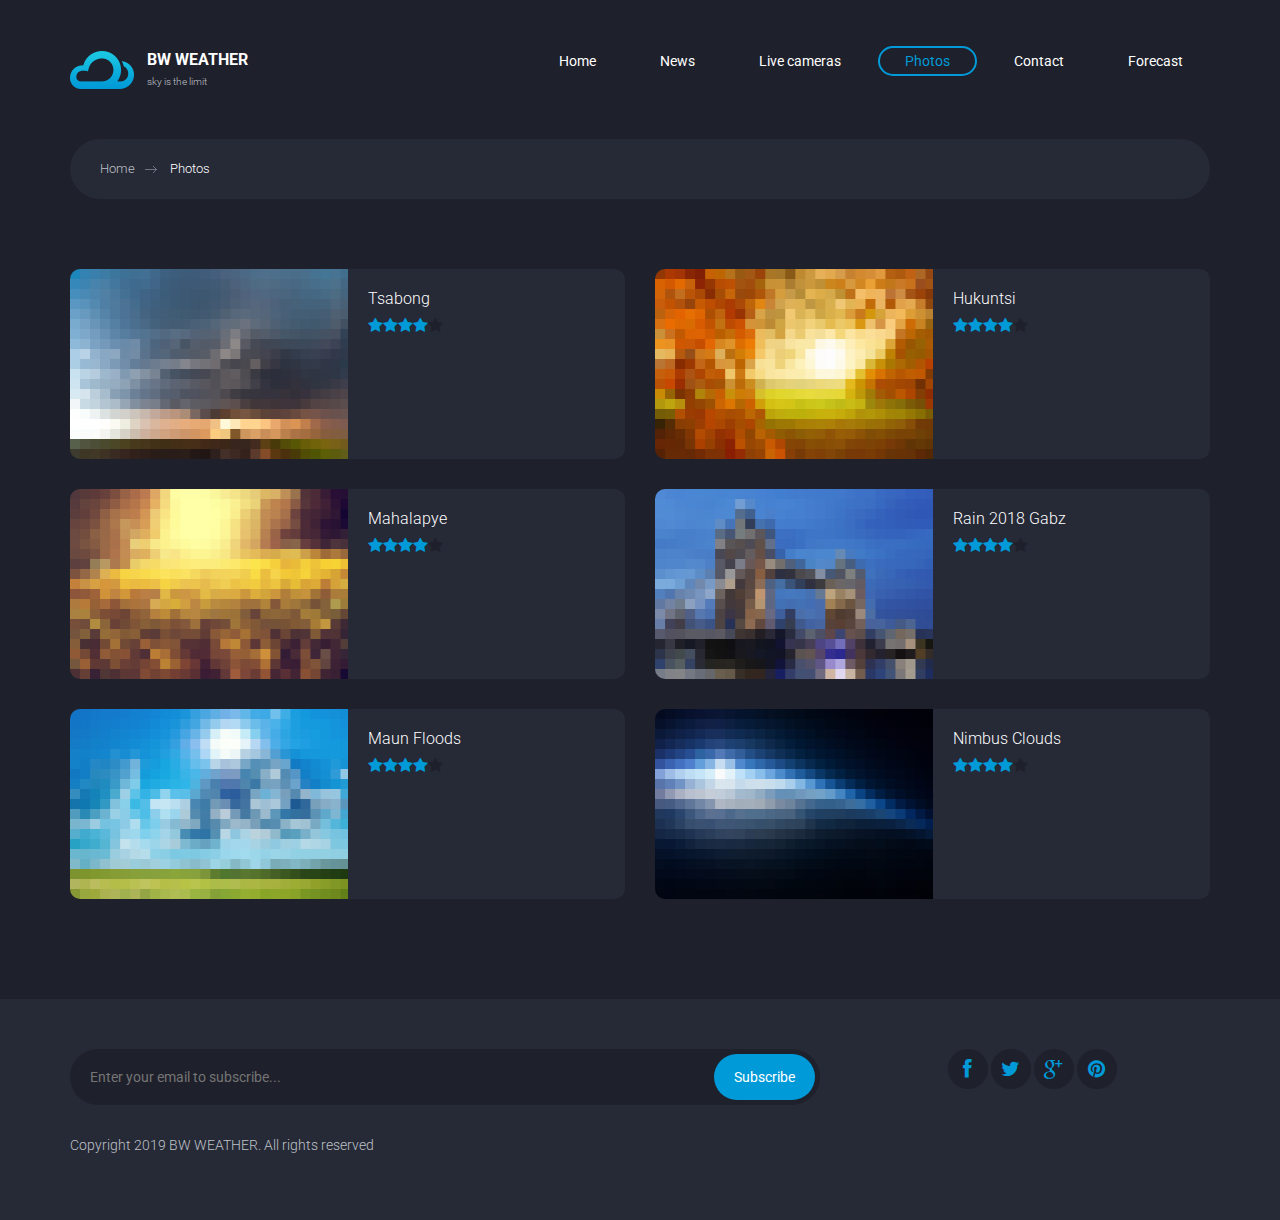
<file: photos.html>
<!DOCTYPE html>
<html lang="en">
	<head>
		<meta charset="UTF-8">
		<meta http-equiv="X-UA-Compatible" content="IE=edge">
		<meta name="viewport" content="width=device-width, initial-scale=1.0,maximum-scale=1">
		
		<title>BW WEATHER PHOTOS</title>

		<!-- Loading third party fonts -->
		<link href="http://fonts.googleapis.com/css?family=Roboto:300,400,700|" rel="stylesheet" type="text/css">
		<link href="fonts/font-awesome.min.css" rel="stylesheet" type="text/css">

		<!-- Loading main css file -->
		<link rel="stylesheet" href="style.css">
		
		<!--[if lt IE 9]>
		<script src="js/ie-support/html5.js"></script>
		<script src="js/ie-support/respond.js"></script>
		<![endif]-->

	</head>


	<body>
		
		<div class="site-content">
			<div class="site-header">
				<div class="container">
					<a href="index.html" class="branding">
						<img src="images/logo.png" alt="" class="logo">
						<div class="logo-type">
							<h1 class="site-title">BW WEATHER</h1>
							<small class="site-description">sky is the limit</small>
						</div>
					</a>

					<!-- Default snippet for navigation -->
					<div class="main-navigation">
						<button type="button" class="menu-toggle"><i class="fa fa-bars"></i></button>
						<ul class="menu">
							<li class="menu-item"><a href="index.html">Home</a></li>
							<li class="menu-item"><a href="news.html">News</a></li>
							<li class="menu-item"><a href="live-cameras.html">Live cameras</a></li>
							<li class="menu-item current-menu-item"><a href="photos.html">Photos</a></li>
							<li class="menu-item"><a href="contact.html">Contact</a></li>
							<li class="menu-item"><a href="dailyforecast.html">Forecast</a></li>
						</ul> <!-- .menu -->
					</div> <!-- .main-navigation -->

					<div class="mobile-navigation"></div>

				</div>
			</div> <!-- .site-header -->

			<main class="main-content">
				<div class="container">
					<div class="breadcrumb">
						<a href="index.html">Home</a>
						<span>Photos</span>
					</div>
				</div>

				<div class="fullwidth-block">
					<div class="container">
						<div class="row">
							<div class="col-md-6">
								<div class="photo">
									<div class="photo-preview photo-detail" data-bg-image="images/photo-1.jpg"></div>
									<div class="photo-details">
										<h3 class="photo-title"><a href="#">Tsabong</a></h3>
										
										<div class="star-rating" title="Rated 1 out of 5"><span style="width:60%"><strong class="rating">1</strong> out of 5</span></div>
									</div>
								</div>
								<div class="photo">
									<div class="photo-preview photo-detail" data-bg-image="images/photo-2.jpg"></div>
									<div class="photo-details">
										<h3 class="photo-title"><a href="#">Mahalapye</a></h3>
										
										<div class="star-rating" title="Rated 1 out of 5"><span style="width:60%"><strong class="rating">1</strong> out of 5</span></div>
									</div>
								</div>
								<div class="photo">
									<div class="photo-preview photo-detail" data-bg-image="images/photo-3.jpg"></div>
									<div class="photo-details">
										<h3 class="photo-title"><a href="#">Maun Floods</a></h3>
										<div class="star-rating" title="Rated 1 out of 5"><span style="width:60%"><strong class="rating">1</strong> out of 5</span></div>
									</div>
								</div>
		
							</div>
							<div class="col-md-6">
								<div class="photo">
									<div class="photo-preview photo-detail" data-bg-image="images/photo-4.jpg"></div>
									<div class="photo-details">
										<h3 class="photo-title"><a href="#">Hukuntsi</a></h3>
										<div class="star-rating" title="Rated 1 out of 5"><span style="width:60%"><strong class="rating">1</strong> out of 5</span></div>
									</div>
								</div>
								<div class="photo">
									<div class="photo-preview photo-detail" data-bg-image="images/photo-7.jpg"></div>
									<div class="photo-details">
										<h3 class="photo-title"><a href="#">Rain 2018 Gabz</a></h3>
										<div class="star-rating" title="Rated 1 out of 5"><span style="width:60%"><strong class="rating">1</strong> out of 5</span></div>
									</div>
								</div>
								<div class="photo">
									<div class="photo-preview photo-detail" data-bg-image="images/photo-8.jpg"></div>
									<div class="photo-details">
										<h3 class="photo-title"><a href="#">Nimbus Clouds</a></h3>
										<div class="star-rating" title="Rated 1 out of 5"><span style="width:60%"><strong class="rating">1</strong> out of 5</span></div>
									</div>
								</div>
			
							</div>
						</div>
					</div>
				</div>
				
			</main> <!-- .main-content -->

			<footer class="site-footer">
				<div class="container">
					<div class="row">
						<div class="col-md-8">
							<form action="#" class="subscribe-form">
								<input type="text" placeholder="Enter your email to subscribe...">
								<input type="submit" value="Subscribe">
							</form>
						</div>
						<div class="col-md-3 col-md-offset-1">
							<div class="social-links">
								<a href="#"><i class="fa fa-facebook"></i></a>
								<a href="#"><i class="fa fa-twitter"></i></a>
								<a href="#"><i class="fa fa-google-plus"></i></a>
								<a href="#"><i class="fa fa-pinterest"></i></a>
							</div>
						</div>
					</div>

					<p class="colophon">Copyright 2019 BW WEATHER. All rights reserved</p>
				</div>
			</footer> <!-- .site-footer -->
		</div>
		
		<script src="js/jquery-1.11.1.min.js"></script>
		<script src="js/plugins.js"></script>
		<script src="js/app.js"></script>
		
	</body>

</html>
</file>
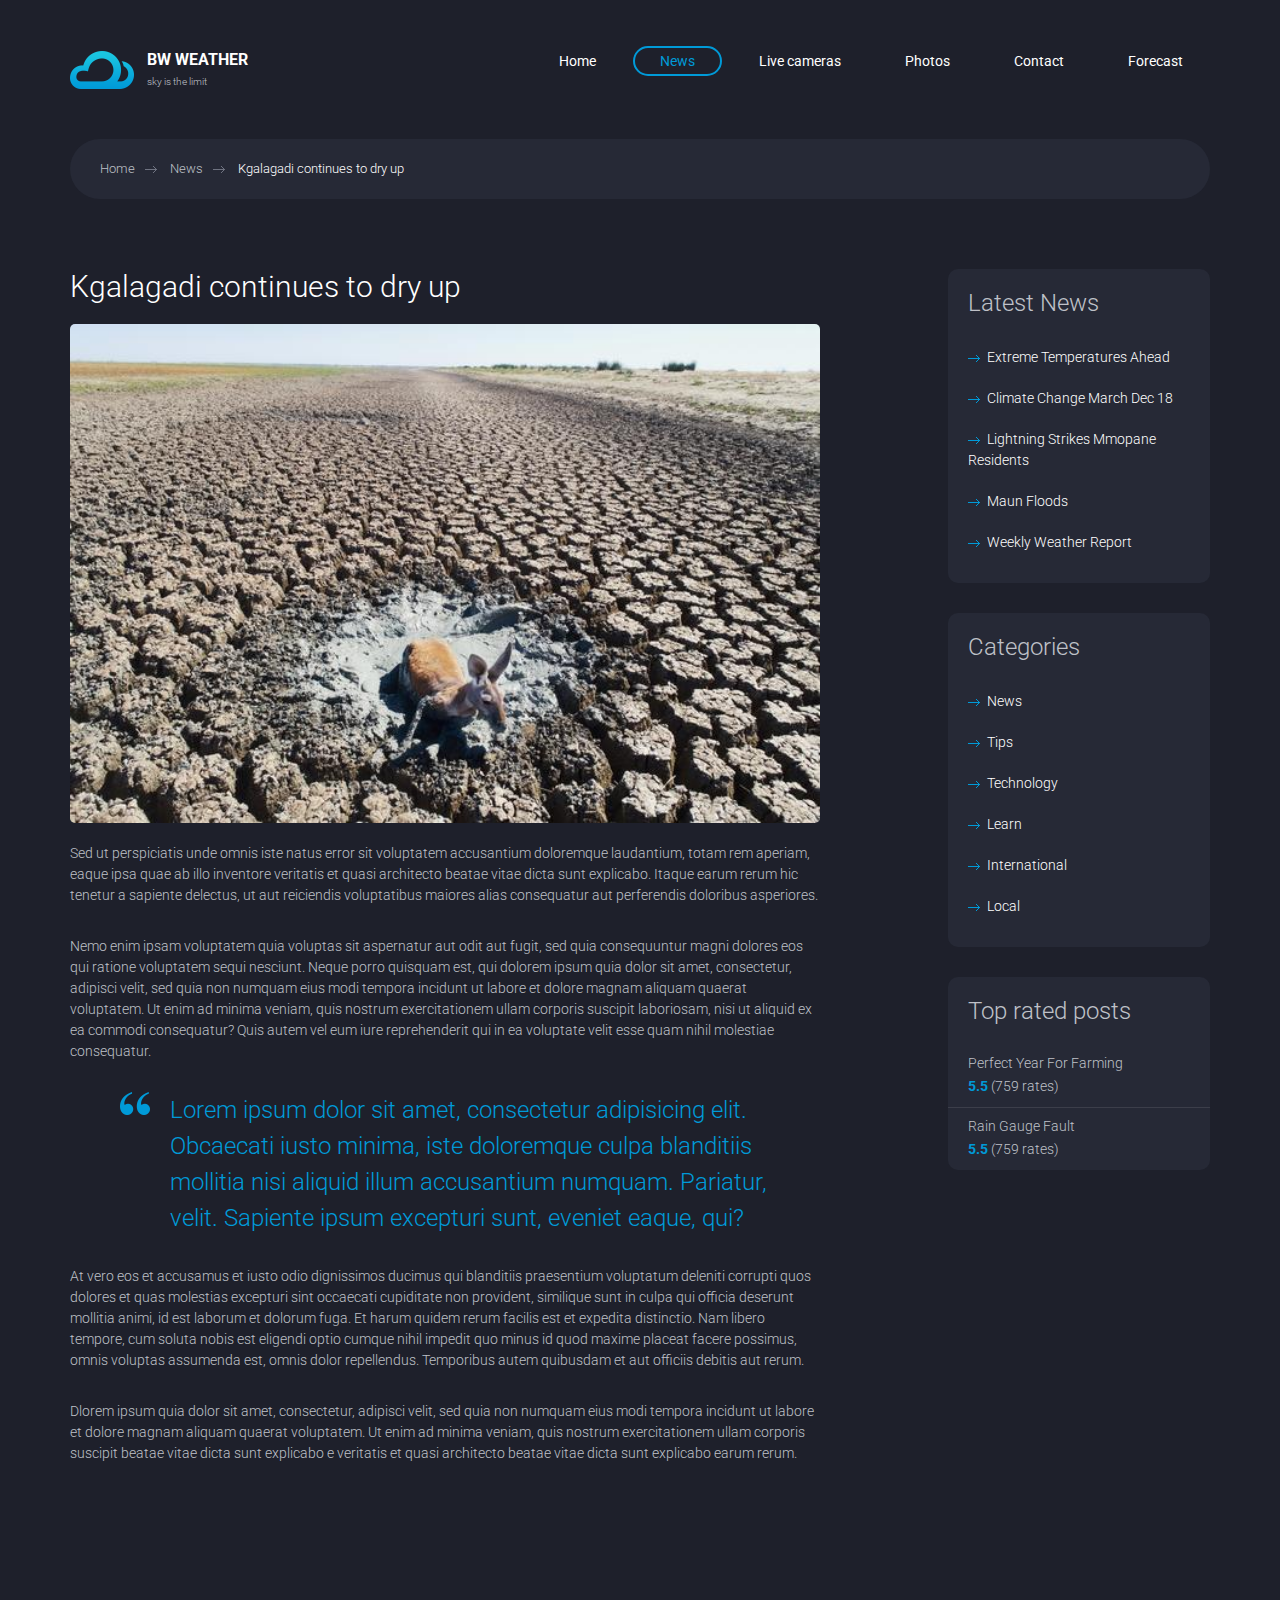
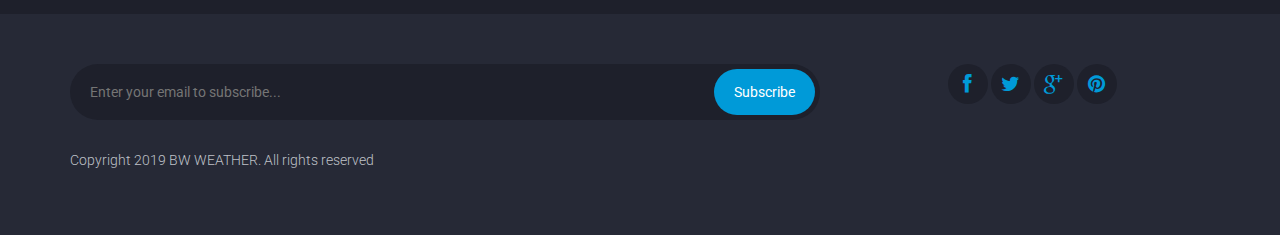
<file: single.html>
<!DOCTYPE html>
<html lang="en">
	<head>
		<meta charset="UTF-8">
		<meta http-equiv="X-UA-Compatible" content="IE=edge">
		<meta name="viewport" content="width=device-width, initial-scale=1.0,maximum-scale=1">
		
		<title>ARTICLE BW WEATHER</title>

		<!-- Loading third party fonts -->
		<link href="http://fonts.googleapis.com/css?family=Roboto:300,400,700|" rel="stylesheet" type="text/css">
		<link href="fonts/font-awesome.min.css" rel="stylesheet" type="text/css">

		<!-- Loading main css file -->
		<link rel="stylesheet" href="style.css">
		
		<!--[if lt IE 9]>
		<script src="js/ie-support/html5.js"></script>
		<script src="js/ie-support/respond.js"></script>
		<![endif]-->

	</head>


	<body>
		
		<div class="site-content">
			<div class="site-header">
				<div class="container">
					<a href="index.html" class="branding">
						<img src="images/logo.png" alt="" class="logo">
						<div class="logo-type">
							<h1 class="site-title">BW WEATHER</h1>
							<small class="site-description">sky is the limit</small>
						</div>
					</a>

					<!-- Default snippet for navigation -->
					<div class="main-navigation">
						<button type="button" class="menu-toggle"><i class="fa fa-bars"></i></button>
						<ul class="menu">
							<li class="menu-item"><a href="index.html">Home</a></li>
							<li class="menu-item current-menu-item"><a href="news.html">News</a></li>
							<li class="menu-item"><a href="live-cameras.html">Live cameras</a></li>
							<li class="menu-item"><a href="photos.html">Photos</a></li>
							<li class="menu-item"><a href="contact.html">Contact</a></li>
							<li class="menu-item"><a href="dailyforecast.html">Forecast</a></li>
						</ul> <!-- .menu -->
					</div> <!-- .main-navigation -->

					<div class="mobile-navigation"></div>

				</div>
			</div> <!-- .site-header -->

			<main class="main-content">
				<div class="container">
					<div class="breadcrumb">
						<a href="index.html">Home</a>
						<a href="#">News</a>
						<span>Kgalagadi continues to dry up</span>
					</div>
				</div>
				

				<div class="fullwidth-block">
					<div class="container">
						<div class="row">
							<div class="content col-md-8">
								<div class="post single">
									<h2 class="entry-title">Kgalagadi continues to dry up</h2>
									<div class="featured-image"><img src="images/featured-image-1.jpg" alt=""></div>
									
									<div class="entry-content">
										<p>Sed ut perspiciatis unde omnis iste natus error sit voluptatem accusantium doloremque laudantium, totam rem aperiam, eaque ipsa quae ab illo inventore veritatis et quasi architecto beatae vitae dicta sunt explicabo. Itaque earum rerum hic tenetur a sapiente delectus, ut aut reiciendis voluptatibus maiores alias consequatur aut perferendis doloribus asperiores.</p>

										<p>Nemo enim ipsam voluptatem quia voluptas sit aspernatur aut odit aut fugit, sed quia consequuntur magni dolores eos qui ratione voluptatem sequi nesciunt. Neque porro quisquam est, qui dolorem ipsum quia dolor sit amet, consectetur, adipisci velit, sed quia non numquam eius modi tempora incidunt ut labore et dolore magnam aliquam quaerat voluptatem. Ut enim ad minima veniam, quis nostrum exercitationem ullam corporis suscipit laboriosam, nisi ut aliquid ex ea commodi consequatur? Quis autem vel eum iure reprehenderit qui in ea voluptate velit esse quam nihil molestiae consequatur.</p>

										<blockquote>
											<p>Lorem ipsum dolor sit amet, consectetur adipisicing elit. Obcaecati iusto minima, iste doloremque culpa blanditiis mollitia nisi aliquid illum accusantium numquam. Pariatur, velit. Sapiente ipsum excepturi sunt, eveniet eaque, qui?</p>
										</blockquote>

										<p>At vero eos et accusamus et iusto odio dignissimos ducimus qui blanditiis praesentium voluptatum deleniti corrupti quos dolores et quas molestias excepturi sint occaecati cupiditate non provident, similique sunt in culpa qui officia deserunt mollitia animi, id est laborum et dolorum fuga. Et harum quidem rerum facilis est et expedita distinctio. Nam libero tempore, cum soluta nobis est eligendi optio cumque nihil impedit quo minus id quod maxime placeat facere possimus, omnis voluptas assumenda est, omnis dolor repellendus. Temporibus autem quibusdam et aut officiis debitis aut rerum.</p>

										<p>Dlorem ipsum quia dolor sit amet, consectetur, adipisci velit, sed quia non numquam eius modi tempora incidunt ut labore et dolore magnam aliquam quaerat voluptatem. Ut enim ad minima veniam, quis nostrum exercitationem ullam corporis suscipit beatae vitae dicta sunt explicabo e veritatis et quasi architecto beatae vitae dicta sunt explicabo earum rerum.</p>
									</div>

								</div>

							</div>
							<div class="sidebar col-md-3 col-md-offset-1">
								<div class="widget">
									<h3 class="widget-title">Latest News</h3>
									<ul class="arrow-list">
										<li><a href="#">Extreme Temperatures Ahead</a></li>
										<li><a href="#">Climate Change March Dec 18</a></li>
										<li><a href="#">Lightning Strikes Mmopane Residents</a></li>
										<li><a href="#">Maun Floods</a></li>
										<li><a href="#">Weekly Weather Report</a></li>
									</ul>
								</div>

								<div class="widget">
									<h3 class="widget-title">Categories</h3>
									<ul class="arrow-list">
										<li><a href="#">News</a></li>
										<li><a href="#">Tips</a></li>
										<li><a href="#">Technology</a></li>
										<li><a href="#">Learn</a></li>
										<li><a href="#">International</a></li>
										<li><a href="#">Local</a></li>
								
									</ul>
								</div>

								<div class="widget top-rated">
									<h3 class="widget-title">Top rated posts</h3>
									<ul>
										<li><h3 class="entry-title"><a href="#">Perfect Year For Farming</a></h3><div class="rating"><strong>5.5</strong> (759 rates)</div></li>
										<li><h3 class="entry-title"><a href="#">Rain Gauge Fault</a></h3><div class="rating"><strong>5.5</strong> (759 rates)</div></li>

									</ul>
								</div>
							</div>
						</div>
					</div>
				</div>
			</main> <!-- .main-content -->

			<footer class="site-footer">
				<div class="container">
					<div class="row">
						<div class="col-md-8">
							<form action="#" class="subscribe-form">
								<input type="text" placeholder="Enter your email to subscribe...">
								<input type="submit" value="Subscribe">
							</form>
						</div>
						<div class="col-md-3 col-md-offset-1">
							<div class="social-links">
								<a href="#"><i class="fa fa-facebook"></i></a>
								<a href="#"><i class="fa fa-twitter"></i></a>
								<a href="#"><i class="fa fa-google-plus"></i></a>
								<a href="#"><i class="fa fa-pinterest"></i></a>
							</div>
						</div>
					</div>

					<p class="colophon">Copyright 2019 BW WEATHER. All rights reserved</p>
				</div>
			</footer> <!-- .site-footer -->
		</div>
		
		<script src="js/jquery-1.11.1.min.js"></script>
		<script src="js/plugins.js"></script>
		<script src="js/app.js"></script>
		
	</body>

</html>
</file>
<file: style.css>
/*!
 * Project_Name: Weather
 * Author: Themezy
 * Email: contact[at]themezy.com
 * Url: http://www.themezy.com
 */
/*=========================================== 
 * Importing CSS Libraries
 *===========================================*/
article,
aside,
details,
figcaption,
figure,
footer,
header,
hgroup,
nav,
section,
summary {
  display: block; }

audio,
canvas,
video {
  display: inline-block; }

audio:not([controls]) {
  display: none;
  height: 0; }

[hidden], template {
  display: none; }

html {
  background: #fff;
  color: #000;
  -webkit-text-size-adjust: 100%;
  -ms-text-size-adjust: 100%; }

html,
button,
input,
select,
textarea {
  font-family: sans-serif; }

body {
  margin: 0; }

a {
  background: transparent; }
  a:focus {
    outline: thin dotted; }
  a:hover, a:active {
    outline: 0; }

h1 {
  font-size: 2em;
  margin: 0.67em 0; }

h2 {
  font-size: 1.5em;
  margin: 0.83em 0; }

h3 {
  font-size: 1.17em;
  margin: 1em 0; }

h4 {
  font-size: 1em;
  margin: 1.33em 0; }

h5 {
  font-size: 0.83em;
  margin: 1.67em 0; }

h6 {
  font-size: 0.75em;
  margin: 2.33em 0; }

abbr[title] {
  border-bottom: 1px dotted; }

b,
strong {
  font-weight: bold; }

dfn {
  font-style: italic; }

mark {
  background: #ff0;
  color: #000; }

code,
kbd,
pre,
samp {
  font-family: monospace, serif;
  font-size: 1em; }

pre {
  white-space: pre;
  white-space: pre-wrap;
  word-wrap: break-word; }

q {
  quotes: "\201C" "\201D" "\2018" "\2019"; }

q:before,
q:after {
  content: '';
  content: none; }

small {
  font-size: 80%; }

sub,
sup {
  font-size: 75%;
  line-height: 0;
  position: relative;
  vertical-align: baseline; }

sup {
  top: -0.5em; }

sub {
  bottom: -0.25em; }

img {
  border: 0; }

svg:not(:root) {
  overflow: hidden; }

figure {
  margin: 0; }

fieldset {
  border: 1px solid #c0c0c0;
  margin: 0 2px;
  padding: 0.35em 0.625em 0.75em; }

legend {
  border: 0;
  padding: 0;
  white-space: normal; }

button,
input,
select,
textarea {
  font-family: inherit;
  font-size: 100%;
  margin: 0;
  vertical-align: baseline; }

button,
input {
  line-height: normal; }

button,
select {
  text-transform: none; }

button,
html input[type="button"],
input[type="reset"],
input[type="submit"] {
  -webkit-appearance: button;
  cursor: pointer; }

button[disabled],
input[disabled] {
  cursor: default; }

input[type="checkbox"],
input[type="radio"] {
  box-sizing: border-box;
  padding: 0; }

input[type="search"] {
  -webkit-appearance: textfield;
  box-sizing: content-box; }

input[type="search"]::-webkit-search-cancel-button,
input[type="search"]::-webkit-search-decoration {
  -webkit-appearance: none; }

button::-moz-focus-inner, input::-moz-focus-inner {
  border: 0;
  padding: 0; }

textarea {
  overflow: auto;
  vertical-align: top; }

table {
  border-collapse: collapse;
  border-spacing: 0; }

*, *:before, *:after {
  box-sizing: border-box; }

/*
 * Global Styles
 */
html {
  font-size: 14px; }

body {
  color: #bfc1c8;
  font-family: "Roboto", "Open Sans", sans-serif;
  font-size: 14px;
  font-weight: 300;
  line-height: 1.5;
  background: #1e202b; }

h1, h2, h3, h4, h5, h6 {
  font-weight: 700;
  margin: 0 0 20px;
  line-height: normal; }

hr {
  border: none;
  border-bottom: 1px solid #777; }

ul, ol {
  margin: 0;
  padding-left: 0; }

a {
  text-decoration: none;
  color: #009ad8; }

address {
  font-style: normal; }

p {
  margin-top: 0; }

form input, form textarea, form select {
  outline: none;
  border: none;
  padding: 10px;
  border-radius: 30px; }
form select {
  -webkit-appearance: none;
  -moz-appearance: none;
  appearance: none; }
form textarea {
  resize: vertical; }

/*
 * Reusable Components Style
 */
.button, form input[type="submit"], form button, form input[type="reset"] {
  border: none;
  background: #009ad8;
  padding: 10px 20px;
  border-radius: 30px;
  color: white; }

.map {
  height: 220px; }

.container {
  margin-right: auto;
  margin-left: auto;
  padding-left: 15px;
  padding-right: 15px;
  *zoom: 1; }
  .container:after {
    content: " ";
    clear: both;
    display: block;
    overflow: hidden;
    height: 0; }
  @media (min-width: 768px) {
    .container {
      width: 750px; } }
  @media (min-width: 992px) {
    .container {
      width: 970px; } }
  @media (min-width: 1200px) {
    .container {
      width: 1170px; } }

.container-fluid {
  margin-right: auto;
  margin-left: auto;
  padding-left: 15px;
  padding-right: 15px;
  *zoom: 1; }
  .container-fluid:after {
    content: " ";
    clear: both;
    display: block;
    overflow: hidden;
    height: 0; }

.row {
  margin-left: -15px;
  margin-right: -15px;
  *zoom: 1; }
  .row:after {
    content: " ";
    clear: both;
    display: block;
    overflow: hidden;
    height: 0; }

.col-xs-1, .col-sm-1, .col-md-1, .col-lg-1, .col-xs-2, .col-sm-2, .col-md-2, .col-lg-2, .col-xs-3, .col-sm-3, .col-md-3, .col-lg-3, .col-xs-4, .col-sm-4, .col-md-4, .col-lg-4, .col-xs-5, .col-sm-5, .col-md-5, .col-lg-5, .col-xs-6, .col-sm-6, .col-md-6, .col-lg-6, .col-xs-7, .col-sm-7, .col-md-7, .col-lg-7, .col-xs-8, .col-sm-8, .col-md-8, .col-lg-8, .col-xs-9, .col-sm-9, .col-md-9, .col-lg-9, .col-xs-10, .col-sm-10, .col-md-10, .col-lg-10, .col-xs-11, .col-sm-11, .col-md-11, .col-lg-11, .col-xs-12, .col-sm-12, .col-md-12, .col-lg-12 {
  position: relative;
  min-height: 1px;
  padding-left: 15px;
  padding-right: 15px; }

.col-xs-1, .col-xs-2, .col-xs-3, .col-xs-4, .col-xs-5, .col-xs-6, .col-xs-7, .col-xs-8, .col-xs-9, .col-xs-10, .col-xs-11, .col-xs-12 {
  float: left; }

.col-xs-1 {
  width: 8.3333333333%; }

.col-xs-2 {
  width: 16.6666666667%; }

.col-xs-3 {
  width: 25%; }

.col-xs-4 {
  width: 33.3333333333%; }

.col-xs-5 {
  width: 41.6666666667%; }

.col-xs-6 {
  width: 50%; }

.col-xs-7 {
  width: 58.3333333333%; }

.col-xs-8 {
  width: 66.6666666667%; }

.col-xs-9 {
  width: 75%; }

.col-xs-10 {
  width: 83.3333333333%; }

.col-xs-11 {
  width: 91.6666666667%; }

.col-xs-12 {
  width: 100%; }

.col-xs-pull-0 {
  right: auto; }

.col-xs-pull-1 {
  right: 8.3333333333%; }

.col-xs-pull-2 {
  right: 16.6666666667%; }

.col-xs-pull-3 {
  right: 25%; }

.col-xs-pull-4 {
  right: 33.3333333333%; }

.col-xs-pull-5 {
  right: 41.6666666667%; }

.col-xs-pull-6 {
  right: 50%; }

.col-xs-pull-7 {
  right: 58.3333333333%; }

.col-xs-pull-8 {
  right: 66.6666666667%; }

.col-xs-pull-9 {
  right: 75%; }

.col-xs-pull-10 {
  right: 83.3333333333%; }

.col-xs-pull-11 {
  right: 91.6666666667%; }

.col-xs-pull-12 {
  right: 100%; }

.col-xs-push-0 {
  left: auto; }

.col-xs-push-1 {
  left: 8.3333333333%; }

.col-xs-push-2 {
  left: 16.6666666667%; }

.col-xs-push-3 {
  left: 25%; }

.col-xs-push-4 {
  left: 33.3333333333%; }

.col-xs-push-5 {
  left: 41.6666666667%; }

.col-xs-push-6 {
  left: 50%; }

.col-xs-push-7 {
  left: 58.3333333333%; }

.col-xs-push-8 {
  left: 66.6666666667%; }

.col-xs-push-9 {
  left: 75%; }

.col-xs-push-10 {
  left: 83.3333333333%; }

.col-xs-push-11 {
  left: 91.6666666667%; }

.col-xs-push-12 {
  left: 100%; }

.col-xs-offset-0 {
  margin-left: 0%; }

.col-xs-offset-1 {
  margin-left: 8.3333333333%; }

.col-xs-offset-2 {
  margin-left: 16.6666666667%; }

.col-xs-offset-3 {
  margin-left: 25%; }

.col-xs-offset-4 {
  margin-left: 33.3333333333%; }

.col-xs-offset-5 {
  margin-left: 41.6666666667%; }

.col-xs-offset-6 {
  margin-left: 50%; }

.col-xs-offset-7 {
  margin-left: 58.3333333333%; }

.col-xs-offset-8 {
  margin-left: 66.6666666667%; }

.col-xs-offset-9 {
  margin-left: 75%; }

.col-xs-offset-10 {
  margin-left: 83.3333333333%; }

.col-xs-offset-11 {
  margin-left: 91.6666666667%; }

.col-xs-offset-12 {
  margin-left: 100%; }

@media (min-width: 768px) {
  .col-sm-1, .col-sm-2, .col-sm-3, .col-sm-4, .col-sm-5, .col-sm-6, .col-sm-7, .col-sm-8, .col-sm-9, .col-sm-10, .col-sm-11, .col-sm-12 {
    float: left; }

  .col-sm-1 {
    width: 8.3333333333%; }

  .col-sm-2 {
    width: 16.6666666667%; }

  .col-sm-3 {
    width: 25%; }

  .col-sm-4 {
    width: 33.3333333333%; }

  .col-sm-5 {
    width: 41.6666666667%; }

  .col-sm-6 {
    width: 50%; }

  .col-sm-7 {
    width: 58.3333333333%; }

  .col-sm-8 {
    width: 66.6666666667%; }

  .col-sm-9 {
    width: 75%; }

  .col-sm-10 {
    width: 83.3333333333%; }

  .col-sm-11 {
    width: 91.6666666667%; }

  .col-sm-12 {
    width: 100%; }

  .col-sm-pull-0 {
    right: auto; }

  .col-sm-pull-1 {
    right: 8.3333333333%; }

  .col-sm-pull-2 {
    right: 16.6666666667%; }

  .col-sm-pull-3 {
    right: 25%; }

  .col-sm-pull-4 {
    right: 33.3333333333%; }

  .col-sm-pull-5 {
    right: 41.6666666667%; }

  .col-sm-pull-6 {
    right: 50%; }

  .col-sm-pull-7 {
    right: 58.3333333333%; }

  .col-sm-pull-8 {
    right: 66.6666666667%; }

  .col-sm-pull-9 {
    right: 75%; }

  .col-sm-pull-10 {
    right: 83.3333333333%; }

  .col-sm-pull-11 {
    right: 91.6666666667%; }

  .col-sm-pull-12 {
    right: 100%; }

  .col-sm-push-0 {
    left: auto; }

  .col-sm-push-1 {
    left: 8.3333333333%; }

  .col-sm-push-2 {
    left: 16.6666666667%; }

  .col-sm-push-3 {
    left: 25%; }

  .col-sm-push-4 {
    left: 33.3333333333%; }

  .col-sm-push-5 {
    left: 41.6666666667%; }

  .col-sm-push-6 {
    left: 50%; }

  .col-sm-push-7 {
    left: 58.3333333333%; }

  .col-sm-push-8 {
    left: 66.6666666667%; }

  .col-sm-push-9 {
    left: 75%; }

  .col-sm-push-10 {
    left: 83.3333333333%; }

  .col-sm-push-11 {
    left: 91.6666666667%; }

  .col-sm-push-12 {
    left: 100%; }

  .col-sm-offset-0 {
    margin-left: 0%; }

  .col-sm-offset-1 {
    margin-left: 8.3333333333%; }

  .col-sm-offset-2 {
    margin-left: 16.6666666667%; }

  .col-sm-offset-3 {
    margin-left: 25%; }

  .col-sm-offset-4 {
    margin-left: 33.3333333333%; }

  .col-sm-offset-5 {
    margin-left: 41.6666666667%; }

  .col-sm-offset-6 {
    margin-left: 50%; }

  .col-sm-offset-7 {
    margin-left: 58.3333333333%; }

  .col-sm-offset-8 {
    margin-left: 66.6666666667%; }

  .col-sm-offset-9 {
    margin-left: 75%; }

  .col-sm-offset-10 {
    margin-left: 83.3333333333%; }

  .col-sm-offset-11 {
    margin-left: 91.6666666667%; }

  .col-sm-offset-12 {
    margin-left: 100%; } }
@media (min-width: 992px) {
  .col-md-1, .col-md-2, .col-md-3, .col-md-4, .col-md-5, .col-md-6, .col-md-7, .col-md-8, .col-md-9, .col-md-10, .col-md-11, .col-md-12 {
    float: left; }

  .col-md-1 {
    width: 8.3333333333%; }

  .col-md-2 {
    width: 16.6666666667%; }

  .col-md-3 {
    width: 25%; }

  .col-md-4 {
    width: 33.3333333333%; }

  .col-md-5 {
    width: 41.6666666667%; }

  .col-md-6 {
    width: 50%; }

  .col-md-7 {
    width: 58.3333333333%; }

  .col-md-8 {
    width: 66.6666666667%; }

  .col-md-9 {
    width: 75%; }

  .col-md-10 {
    width: 83.3333333333%; }

  .col-md-11 {
    width: 91.6666666667%; }

  .col-md-12 {
    width: 100%; }

  .col-md-pull-0 {
    right: auto; }

  .col-md-pull-1 {
    right: 8.3333333333%; }

  .col-md-pull-2 {
    right: 16.6666666667%; }

  .col-md-pull-3 {
    right: 25%; }

  .col-md-pull-4 {
    right: 33.3333333333%; }

  .col-md-pull-5 {
    right: 41.6666666667%; }

  .col-md-pull-6 {
    right: 50%; }

  .col-md-pull-7 {
    right: 58.3333333333%; }

  .col-md-pull-8 {
    right: 66.6666666667%; }

  .col-md-pull-9 {
    right: 75%; }

  .col-md-pull-10 {
    right: 83.3333333333%; }

  .col-md-pull-11 {
    right: 91.6666666667%; }

  .col-md-pull-12 {
    right: 100%; }

  .col-md-push-0 {
    left: auto; }

  .col-md-push-1 {
    left: 8.3333333333%; }

  .col-md-push-2 {
    left: 16.6666666667%; }

  .col-md-push-3 {
    left: 25%; }

  .col-md-push-4 {
    left: 33.3333333333%; }

  .col-md-push-5 {
    left: 41.6666666667%; }

  .col-md-push-6 {
    left: 50%; }

  .col-md-push-7 {
    left: 58.3333333333%; }

  .col-md-push-8 {
    left: 66.6666666667%; }

  .col-md-push-9 {
    left: 75%; }

  .col-md-push-10 {
    left: 83.3333333333%; }

  .col-md-push-11 {
    left: 91.6666666667%; }

  .col-md-push-12 {
    left: 100%; }

  .col-md-offset-0 {
    margin-left: 0%; }

  .col-md-offset-1 {
    margin-left: 8.3333333333%; }

  .col-md-offset-2 {
    margin-left: 16.6666666667%; }

  .col-md-offset-3 {
    margin-left: 25%; }

  .col-md-offset-4 {
    margin-left: 33.3333333333%; }

  .col-md-offset-5 {
    margin-left: 41.6666666667%; }

  .col-md-offset-6 {
    margin-left: 50%; }

  .col-md-offset-7 {
    margin-left: 58.3333333333%; }

  .col-md-offset-8 {
    margin-left: 66.6666666667%; }

  .col-md-offset-9 {
    margin-left: 75%; }

  .col-md-offset-10 {
    margin-left: 83.3333333333%; }

  .col-md-offset-11 {
    margin-left: 91.6666666667%; }

  .col-md-offset-12 {
    margin-left: 100%; } }
@media (min-width: 1200px) {
  .col-lg-1, .col-lg-2, .col-lg-3, .col-lg-4, .col-lg-5, .col-lg-6, .col-lg-7, .col-lg-8, .col-lg-9, .col-lg-10, .col-lg-11, .col-lg-12 {
    float: left; }

  .col-lg-1 {
    width: 8.3333333333%; }

  .col-lg-2 {
    width: 16.6666666667%; }

  .col-lg-3 {
    width: 25%; }

  .col-lg-4 {
    width: 33.3333333333%; }

  .col-lg-5 {
    width: 41.6666666667%; }

  .col-lg-6 {
    width: 50%; }

  .col-lg-7 {
    width: 58.3333333333%; }

  .col-lg-8 {
    width: 66.6666666667%; }

  .col-lg-9 {
    width: 75%; }

  .col-lg-10 {
    width: 83.3333333333%; }

  .col-lg-11 {
    width: 91.6666666667%; }

  .col-lg-12 {
    width: 100%; }

  .col-lg-pull-0 {
    right: auto; }

  .col-lg-pull-1 {
    right: 8.3333333333%; }

  .col-lg-pull-2 {
    right: 16.6666666667%; }

  .col-lg-pull-3 {
    right: 25%; }

  .col-lg-pull-4 {
    right: 33.3333333333%; }

  .col-lg-pull-5 {
    right: 41.6666666667%; }

  .col-lg-pull-6 {
    right: 50%; }

  .col-lg-pull-7 {
    right: 58.3333333333%; }

  .col-lg-pull-8 {
    right: 66.6666666667%; }

  .col-lg-pull-9 {
    right: 75%; }

  .col-lg-pull-10 {
    right: 83.3333333333%; }

  .col-lg-pull-11 {
    right: 91.6666666667%; }

  .col-lg-pull-12 {
    right: 100%; }

  .col-lg-push-0 {
    left: auto; }

  .col-lg-push-1 {
    left: 8.3333333333%; }

  .col-lg-push-2 {
    left: 16.6666666667%; }

  .col-lg-push-3 {
    left: 25%; }

  .col-lg-push-4 {
    left: 33.3333333333%; }

  .col-lg-push-5 {
    left: 41.6666666667%; }

  .col-lg-push-6 {
    left: 50%; }

  .col-lg-push-7 {
    left: 58.3333333333%; }

  .col-lg-push-8 {
    left: 66.6666666667%; }

  .col-lg-push-9 {
    left: 75%; }

  .col-lg-push-10 {
    left: 83.3333333333%; }

  .col-lg-push-11 {
    left: 91.6666666667%; }

  .col-lg-push-12 {
    left: 100%; }

  .col-lg-offset-0 {
    margin-left: 0%; }

  .col-lg-offset-1 {
    margin-left: 8.3333333333%; }

  .col-lg-offset-2 {
    margin-left: 16.6666666667%; }

  .col-lg-offset-3 {
    margin-left: 25%; }

  .col-lg-offset-4 {
    margin-left: 33.3333333333%; }

  .col-lg-offset-5 {
    margin-left: 41.6666666667%; }

  .col-lg-offset-6 {
    margin-left: 50%; }

  .col-lg-offset-7 {
    margin-left: 58.3333333333%; }

  .col-lg-offset-8 {
    margin-left: 66.6666666667%; }

  .col-lg-offset-9 {
    margin-left: 75%; }

  .col-lg-offset-10 {
    margin-left: 83.3333333333%; }

  .col-lg-offset-11 {
    margin-left: 91.6666666667%; }

  .col-lg-offset-12 {
    margin-left: 100%; } }
@-ms-viewport {
  width: device-width; }
.visible-xs, .visible-sm, .visible-md, .visible-lg {
  display: none !important; }

.visible-xs-block,
.visible-xs-inline,
.visible-xs-inline-block,
.visible-sm-block,
.visible-sm-inline,
.visible-sm-inline-block,
.visible-md-block,
.visible-md-inline,
.visible-md-inline-block,
.visible-lg-block,
.visible-lg-inline,
.visible-lg-inline-block {
  display: none !important; }

@media (max-width: 767px) {
  .visible-xs {
    display: block !important; }

  table.visible-xs {
    display: table; }

  tr.visible-xs {
    display: table-row !important; }

  th.visible-xs,
  td.visible-xs {
    display: table-cell !important; } }
@media (max-width: 767px) {
  .visible-xs-block {
    display: block !important; } }

@media (max-width: 767px) {
  .visible-xs-inline {
    display: inline !important; } }

@media (max-width: 767px) {
  .visible-xs-inline-block {
    display: inline-block !important; } }

@media (min-width: 768px) and (max-width: 991px) {
  .visible-sm {
    display: block !important; }

  table.visible-sm {
    display: table; }

  tr.visible-sm {
    display: table-row !important; }

  th.visible-sm,
  td.visible-sm {
    display: table-cell !important; } }
@media (min-width: 768px) and (max-width: 991px) {
  .visible-sm-block {
    display: block !important; } }

@media (min-width: 768px) and (max-width: 991px) {
  .visible-sm-inline {
    display: inline !important; } }

@media (min-width: 768px) and (max-width: 991px) {
  .visible-sm-inline-block {
    display: inline-block !important; } }

@media (min-width: 992px) and (max-width: 1199px) {
  .visible-md {
    display: block !important; }

  table.visible-md {
    display: table; }

  tr.visible-md {
    display: table-row !important; }

  th.visible-md,
  td.visible-md {
    display: table-cell !important; } }
@media (min-width: 992px) and (max-width: 1199px) {
  .visible-md-block {
    display: block !important; } }

@media (min-width: 992px) and (max-width: 1199px) {
  .visible-md-inline {
    display: inline !important; } }

@media (min-width: 992px) and (max-width: 1199px) {
  .visible-md-inline-block {
    display: inline-block !important; } }

@media (min-width: 1200px) {
  .visible-lg {
    display: block !important; }

  table.visible-lg {
    display: table; }

  tr.visible-lg {
    display: table-row !important; }

  th.visible-lg,
  td.visible-lg {
    display: table-cell !important; } }
@media (min-width: 1200px) {
  .visible-lg-block {
    display: block !important; } }

@media (min-width: 1200px) {
  .visible-lg-inline {
    display: inline !important; } }

@media (min-width: 1200px) {
  .visible-lg-inline-block {
    display: inline-block !important; } }

@media (max-width: 767px) {
  .hidden-xs {
    display: none !important; } }
@media (min-width: 768px) and (max-width: 991px) {
  .hidden-sm {
    display: none !important; } }
@media (min-width: 992px) and (max-width: 1199px) {
  .hidden-md {
    display: none !important; } }
@media (min-width: 1200px) {
  .hidden-lg {
    display: none !important; } }
.visible-print {
  display: none !important; }

@media print {
  .visible-print {
    display: block !important; }

  table.visible-print {
    display: table; }

  tr.visible-print {
    display: table-row !important; }

  th.visible-print,
  td.visible-print {
    display: table-cell !important; } }
.visible-print-block {
  display: none !important; }
  @media print {
    .visible-print-block {
      display: block !important; } }

.visible-print-inline {
  display: none !important; }
  @media print {
    .visible-print-inline {
      display: inline !important; } }

.visible-print-inline-block {
  display: none !important; }
  @media print {
    .visible-print-inline-block {
      display: inline-block !important; } }

@media print {
  .hidden-print {
    display: none !important; } }
/*
 * Header Styles
 */
.site-header {
  padding: 50px 0; }
  .site-header .branding {
    float: left; }
    .site-header .branding .logo, .site-header .branding .logo-type {
      display: inline-block;
      vertical-align: middle; }
    .site-header .branding .logo {
      margin-right: 10px; }
    .site-header .branding .site-title {
      margin-bottom: 5px;
      font-size: 16px;
      font-size: 1.1428571429em;
      color: white; }
    .site-header .branding .site-description {
      font-size: 10px;
      font-size: 0.7142857143em;
      display: block;
      color: #bfc1c8; }

.main-navigation {
  float: right; }
  .main-navigation .menu-toggle, .main-navigation .menu {
    vertical-align: middle; }
  .main-navigation .menu-toggle {
    background: none;
    border: 2px solid transparent;
    color: white;
    padding: 20px;
    border-radius: 40px;
    -webkit-transition: .3s ease;
            transition: .3s ease;
    display: none;
    outline: none; }
    @media screen and (max-width: 990px) {
      .main-navigation .menu-toggle {
        display: inline-block; } }
    .main-navigation .menu-toggle:hover, .main-navigation .menu-toggle:active {
      border-color: #009ad8;
      color: #009ad8; }
  .main-navigation .menu {
    list-style: none;
    display: inline-block;
    *zoom: 1; }
    .main-navigation .menu:after {
      content: " ";
      clear: both;
      display: block;
      overflow: hidden;
      height: 0; }
    @media screen and (max-width: 990px) {
      .main-navigation .menu {
        display: none; } }
    .main-navigation .menu .menu-item {
      float: left;
      margin-left: 10px; }
      .main-navigation .menu .menu-item a {
        padding: 5px 25px;
        border: 2px solid transparent;
        border-radius: 30px;
        color: white;
        -webkit-transition: .3s ease;
                transition: .3s ease;
        font-weight: 400; }
      .main-navigation .menu .menu-item.current-menu-item a, .main-navigation .menu .menu-item:hover a {
        border-color: #009ad8;
        color: #009ad8; }

.mobile-navigation {
  padding: 30px 0 0;
  clear: both;
  display: none; }
  @media screen and (min-width: 991px) {
    .mobile-navigation {
      display: none !important; } }
  .mobile-navigation .menu {
    background: #262936;
    list-style: none;
    text-align: center;
    border-radius: 10px;
    overflow: hidden; }
    .mobile-navigation .menu a {
      padding: 20px;
      display: block;
      color: white; }
    .mobile-navigation .menu .menu-item {
      border-bottom: 1px solid rgba(255, 255, 255, 0.1); }
      .mobile-navigation .menu .menu-item:last-child {
        border-bottom: none; }
      .mobile-navigation .menu .menu-item.current-menu-item a {
        color: #009ad8; }

.hero {
  background-size: cover;
  padding: 70px 0;
  min-height: 450px; }

.find-location {
  position: relative;
  margin-bottom: 70px; }
  .find-location input[type="text"] {
    width: 100%;
    padding: 20px 50px 20px 20px;
    background: #1e202b;
    color: white; }
  .find-location input[type="submit"] {
    position: absolute;
    top: 5px;
    right: 5px;
    bottom: 5px;
    padding: 0 40px; }

.forecast-container {
  width: 100%;
  background: #323544;
  display: table;
  table-layout: fixed;
  width: 100%;
  overflow: hidden;
  border-radius: 10px;
  margin-top: -150px;
  margin-bottom: 50px; }
  .forecast-container .forecast {
    display: table-cell;
    vertical-align: top; }
    .forecast-container .forecast:nth-child(even) {
      background-color: #262936; }
    @media screen and (max-width: 990px) {
      .forecast-container .forecast {
        display: block;
        width: 16.6667%;
        float: left; } }
    .forecast-container .forecast.today {
      width: 420px; }
      .forecast-container .forecast.today .forecast-header {
        *zoom: 1; }
        .forecast-container .forecast.today .forecast-header:after {
          content: " ";
          clear: both;
          display: block;
          overflow: hidden;
          height: 0; }
        .forecast-container .forecast.today .forecast-header .day {
          float: left; }
        .forecast-container .forecast.today .forecast-header .date {
          float: right; }
      .forecast-container .forecast.today .forecast-content {
        text-align: left;
        padding-top: 30px;
        padding-bottom: 30px; }
      .forecast-container .forecast.today .location {
        font-size: 18px;
        font-size: 1.2857142857em;
        font-weight: 400; }
      .forecast-container .forecast.today .degree .num, .forecast-container .forecast.today .degree .forecast-icon {
        display: inline-block;
        vertical-align: middle; }
      .forecast-container .forecast.today .degree .num {
        font-size: 90px;
        font-size: 6.4285714286rem;
        margin-right: 30px; }
      .forecast-container .forecast.today span {
        margin-right: 20px; }
        .forecast-container .forecast.today span img {
          margin-right: 5px;
          vertical-align: middle; }
      @media screen and (max-width: 990px) {
        .forecast-container .forecast.today {
          display: block;
          width: 100%; } }
    .forecast-container .forecast .forecast-header {
      background: rgba(0, 0, 0, 0.1);
      padding: 10px;
      text-align: center;
      font-weight: 400; }
    .forecast-container .forecast .forecast-icon {
      height: 50px; }
    .forecast-container .forecast .forecast-content {
      padding: 50px 20px 10px;
      text-align: center; }
      .forecast-container .forecast .forecast-content .forecast-icon {
        margin-bottom: 20px; }
      .forecast-container .forecast .forecast-content .degree {
        font-size: 24px;
        font-size: 1.7142857143em;
        color: white;
        font-weight: 700; }
      .forecast-container .forecast .forecast-content small {
        font-size: 16px;
        font-size: 1.1428571429em; }

.fullwidth-block {
  padding: 70px 0; }
  .fullwidth-block .section-title {
    font-size: 36px;
    font-size: 2.5714285714em;
    font-weight: 300;
    color: white; }

.filter {
  margin-bottom: 30px; }

.filter-control {
  border: 2px solid #262936;
  padding: 5px 5px 5px 20px;
  border-radius: 30px;
  display: inline-block;
  white-space: nowrap; }
  .filter-control label {
    margin-right: 10px;
    display: inline-block;
    padding: 10px;
    vertical-align: middle; }

.select.control {
  background: #262936;
  border-radius: 40px;
  overflow: hidden;
  display: inline-block;
  vertical-align: middle;
  padding-right: 30px;
  position: relative; }
  .select.control:after {
    content: " ";
    width: 7px;
    height: 9px;
    background: url(images/arrow-down.png);
    position: absolute;
    right: 10px;
    top: 0;
    bottom: 0;
    margin: auto;
    display: block;
    z-index: 1; }
  .select.control select {
    padding: 10px 30px;
    width: 110%;
    border: none;
    background: none;
    outline: none;
    appearance: none;
    -webkit-appearance: none;
    color: white; }

.live-camera {
  margin-bottom: 30px; }
  .live-camera .live-camera-cover {
    position: relative;
    margin-bottom: 20px;
    cursor: pointer; }
    .live-camera .live-camera-cover:after {
      content: " ";
      width: 45px;
      height: 45px;
      position: absolute;
      left: 0;
      right: 0;
      top: 0;
      bottom: 0;
      margin: auto;
      background: url(images/play-button.png); }
    .live-camera .live-camera-cover img {
      display: block;
      width: 100%;
      height: auto;
      max-width: 100%;
      border-radius: 5px; }
  .live-camera .location {
    margin-bottom: 5px;
    color: white;
    font-weight: 300; }

.news {
  padding-left: 100px;
  position: relative; }
  .news:after {
    content: " ";
    width: 12px;
    height: 7px;
    background: url(images/arrow.png);
    display: block; }
  .news .date {
    position: absolute;
    top: 0;
    left: 0;
    color: #009ad8;
    font-size: 24px;
    font-size: 1.7142857143em; }
  .news h3 {
    font-size: 14px;
    font-size: 1em; }
    .news h3 a {
      color: white; }

.arrow-feature {
  list-style-type: none; }
  .arrow-feature li {
    position: relative;
    padding-left: 30px; }
    .arrow-feature li:before {
      content: " ";
      width: 12px;
      height: 7px;
      background: url(images/arrow.png);
      position: absolute;
      left: 0;
      top: 5px; }
    .arrow-feature li h3 {
      font-size: 14px;
      font-size: 1em;
      color: white; }

.arrow-list {
  list-style-image: url(images/arrow.png);
  list-style-position: inside; }
  .arrow-list li {
    padding: 10px 0;
    border-bottom: 1px solid rgba(255, 255, 255, 0.1); }
    .arrow-list li:last-child {
      border-bottom: none; }
  .arrow-list a {
    color: white; }
    .arrow-list a:hover {
      color: #009ad8; }

.photo-grid {
  margin: 0 -5px; }
  .photo-grid a {
    width: 33.333%;
    padding: 5px;
    float: left; }
    .photo-grid a img {
      display: block;
      width: 100%;
      max-width: 100%;
      height: auto; }

.breadcrumb {
  background: #262936;
  border-radius: 40px;
  padding: 20px 30px;
  font-size: 13px;
  font-size: 0.9285714286em; }
  .breadcrumb a {
    color: #bfc1c8; }
    .breadcrumb a:after {
      content: " ";
      display: inline-block;
      vertical-align: middle;
      width: 12px;
      height: 7px;
      background: url(images/arrow-gray.png) no-repeat;
      margin: 0 10px; }
    .breadcrumb a:hover {
      text-decoration: underline; }
  .breadcrumb span {
    color: white; }

.post {
  padding: 50px 0;
  border-bottom: 1px solid rgba(255, 255, 255, 0.1); }
  .post.single {
    border-bottom: none; }
  .post:first-child {
    padding-top: 0; }
  .post .entry-title {
    font-size: 30px;
    font-size: 2.1428571429em;
    font-weight: 300;
    color: white; }
  .post .featured-image {
    margin-bottom: 20px; }
    .post .featured-image img {
      width: 100%;
      max-width: 100%;
      height: auto;
      border-radius: 5px;
      display: block; }
  .post p {
    margin-bottom: 30px; }

.entry-content blockquote {
  margin-left: 50px;
  padding-left: 50px;
  position: relative; }
  .entry-content blockquote:before {
    content: " ";
    width: 30px;
    height: 23px;
    background: url(images/quote.png);
    position: absolute;
    top: 0;
    left: 0; }
  .entry-content blockquote p {
    font-size: 24px;
    font-size: 1.7142857143rem;
    color: #009ad8; }

.photo {
  position: relative;
  padding-left: 50%;
  min-height: 190px;
  border-radius: 10px;
  overflow: hidden;
  background: #262936;
  margin-bottom: 30px; }
  .photo .photo-preview {
    position: absolute;
    width: 50%;
    left: 0;
    top: 0;
    bottom: 0;
    background-size: cover; }
  .photo .photo-details {
    padding: 20px; }
  .photo .photo-title {
    margin-bottom: 10px;
    font-weight: 300; }
    .photo .photo-title a {
      color: white; }

.star-rating {
  float: none;
  overflow: hidden;
  position: relative;
  height: 15px;
  line-height: 15px;
  font-size: 16px;
  width: 100px;
  font-family: 'FontAwesome'; }
  .star-rating:before {
    content: "\f005\f005\f005\f005\f005";
    color: #1e202b;
    float: left;
    top: 0;
    left: 0;
    position: absolute; }
  .star-rating span {
    overflow: hidden;
    float: left;
    top: 0;
    left: 0;
    position: absolute;
    padding-top: 1.5em;
    color: #009ad8;
    font-size: 16px; }
  .star-rating span:before {
    content: "\f005\f005\f005\f005\f005";
    top: 0;
    position: absolute;
    left: 0; }

.contact-details {
  background: #262936;
  border-radius: 10px;
  overflow: hidden; }
  .contact-details .map {
    border-top-left-radius: 10px;
    border-top-right-radius: 10px; }
  .contact-details .contact-info {
    padding: 20px; }
  .contact-details address {
    padding-left: 30px;
    position: relative; }
    .contact-details address img {
      position: absolute;
      left: 0;
      top: 0; }
  .contact-details a {
    margin-right: 20px;
    color: #bfc1c8; }
    .contact-details a img {
      margin-right: 10px;
      vertical-align: middle; }

.contact-form [class*="col"] {
  padding: 0 5px; }
.contact-form .row {
  margin: 0 -5px; }
.contact-form input:not([type="submit"]), .contact-form textarea {
  width: 100%;
  padding: 15px;
  margin-bottom: 10px;
  color: white;
  border: 2px solid #393c48;
  background: transparent; }
  .contact-form input:not([type="submit"]):hover, .contact-form input:not([type="submit"]):focus, .contact-form textarea:hover, .contact-form textarea:focus {
    border-color: #009ad8; }
.contact-form textarea {
  min-height: 150px; }
.contact-form .text-right {
  text-align: right; }

.sidebar .widget {
  background: #262936;
  border-radius: 10px;
  padding: 20px;
  margin-bottom: 30px; }
  .sidebar .widget .widget-title {
    font-size: 24px;
    font-size: 1.7142857143em;
    margin-bottom: 20px;
    font-weight: 300; }
  .sidebar .widget .arrow-list li {
    border: none; }
  .sidebar .widget.top-rated {
    padding: 0; }
    .sidebar .widget.top-rated .widget-title {
      padding: 20px 20px 0; }
    .sidebar .widget.top-rated ul {
      list-style: none; }
      .sidebar .widget.top-rated ul li {
        border-bottom: 1px solid rgba(255, 255, 255, 0.1);
        padding: 10px 20px; }
        .sidebar .widget.top-rated ul li:last-child {
          border-bottom: none; }
    .sidebar .widget.top-rated .entry-title {
      font-size: 14px;
      font-size: 1em;
      margin-bottom: 5px;
      font-weight: 300; }
      .sidebar .widget.top-rated .entry-title a {
        color: #bfc1c8; }
    .sidebar .widget.top-rated .rating strong {
      color: #009ad8; }

/*
 * Footer Styles
 */
.site-footer {
  background: #262936;
  padding: 50px 0; }
  .site-footer .subscribe-form {
    position: relative;
    margin-bottom: 30px; }
    .site-footer .subscribe-form input[type="text"] {
      padding: 20px 100px 20px 20px;
      background: #1e202b;
      width: 100%;
      color: white; }
    .site-footer .subscribe-form input[type="submit"] {
      position: absolute;
      right: 5px;
      top: 5px;
      bottom: 5px; }
  .site-footer .social-links a {
    width: 40px;
    height: 40px;
    display: inline-block;
    border-radius: 50%;
    background: #1e202b;
    color: #009ad8;
    text-align: center;
    line-height: 2;
    -webkit-transition: .3s ease;
            transition: .3s ease;
    font-size: 20px;
    font-size: 1.4285714286em; }
    .site-footer .social-links a:hover {
      background: #009ad8;
      color: white; }
</file>
